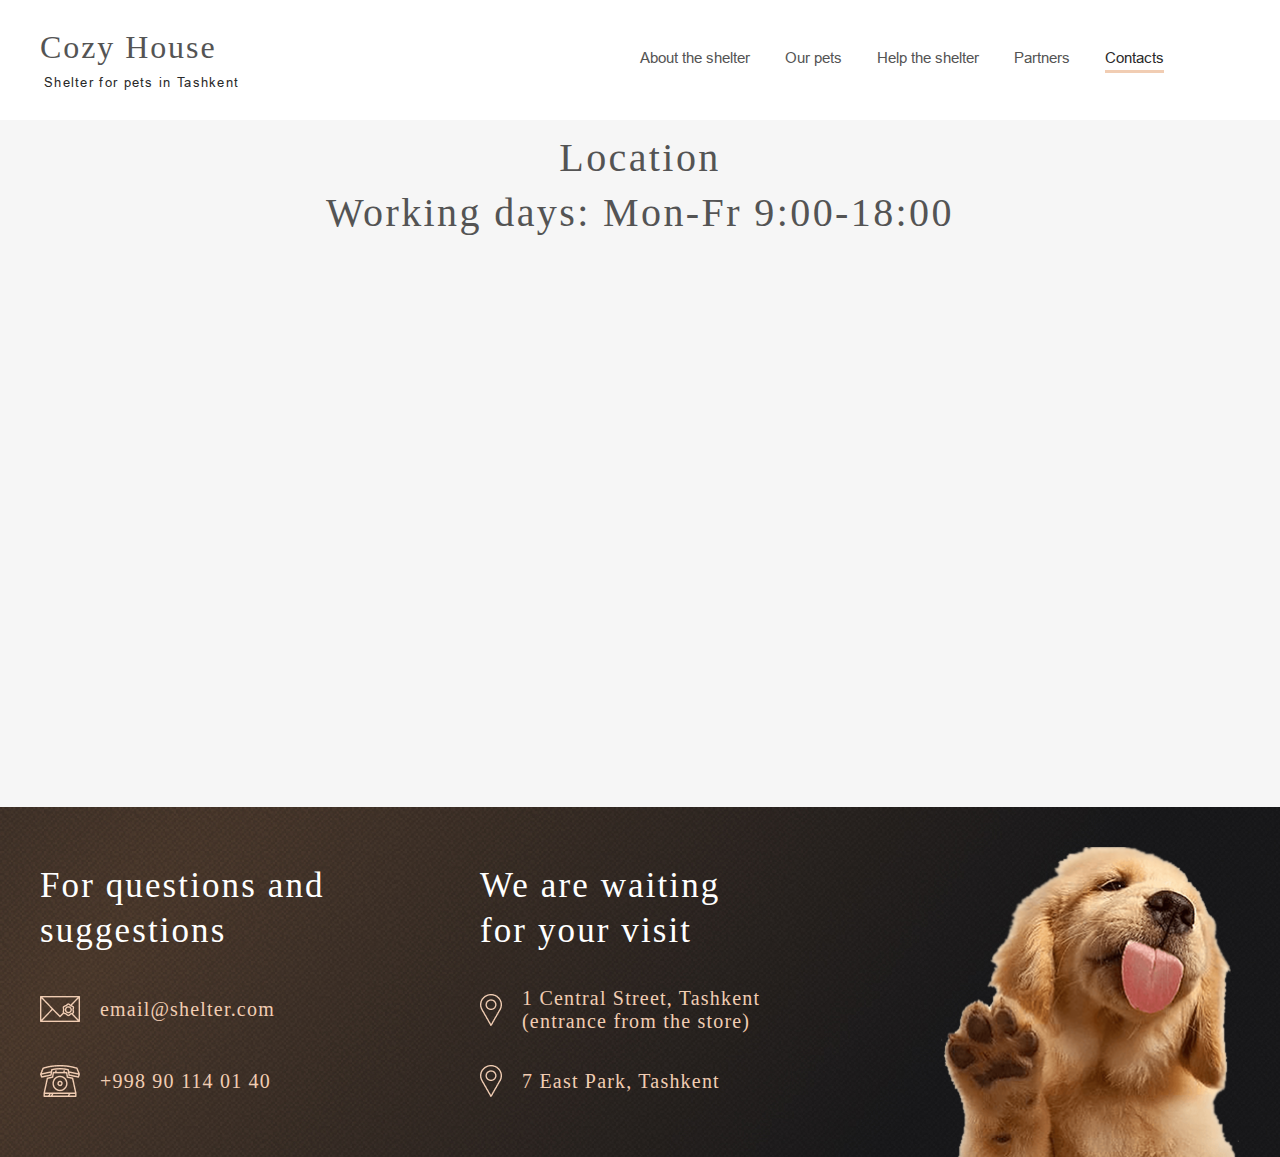
<file: shelter/pages/contacts/index.html>
<!DOCTYPE html>
<html lang="en">

<head>
  <meta charset="UTF-8">
  <meta http-equiv="X-UA-Compatible" content="IE=edge">
  <meta name="viewport" content="width=device-width, initial-scale=1.0">
  <title>Document</title>
  <link rel="stylesheet" href="../pets/normalise.css">
  <link rel="stylesheet" href="../pets/style.css">
  <link rel="stylesheet" href="styles.css">
</head>

<body>
  <div class="container">
    <!-- header -->
    <header>
      <div class="darken"></div>
      <div class="logo">
        <a href="../../pages/main/index.html">
          <h1 class="logo-name">Cozy House</h1>
          <p class="moto">Shelter for pets in Tashkent</p>
        </a>

      </div>
      <nav>
        <div class="logo">
          <a href="../../pages/main/index.html">
            <h2 class="logo-name">Cozy House</h2>
            <p class="moto">Shelter for pets in Tashkent</p>
          </a>

        </div>
        <!-- navigation -->
        <ul class="nav-list">
          <li class="nav-item"><a href="../../pages/main/index.html" class="nav-link">About the shelter</a>
          </li>
          <li class="nav-item"><a href="../../pages/pets/index.html" class="nav-link">Our
              pets</a></li>
          <li class="nav-item"><a href="../../pages/main/index.html#help" class="nav-link">Help the
              shelter</a></li>
          <li class="nav-item"><a href="../../pages/partners/index.html" class="nav-link">Partners</a></li>
          <li class="nav-item"><a href="../contacts/index.html" class="nav-link active">Contacts</a></li>
        </ul>
      </nav>
      <div class="burger">
        <span class="burger-line"></span>
        <span class="burger-line"></span>
        <span class="burger-line"></span>
      </div>
    </header>

    <!-- main -->
    <main>
      <h2 class="partners-heading">Location</h2>
      <h3 class="partners-heading">Working days: Mon-Fr 9:00-18:00</h3>
      <div class="map">
        <iframe
          src="https://www.google.com/maps/embed?pb=!1m18!1m12!1m3!1d2996.7377722569945!2d69.26330275104962!3d41.3145679083674!2m3!1f0!2f0!3f0!3m2!1i1024!2i768!4f13.1!3m3!1m2!1s0x38ae8b3d4801cfa7%3A0xa47963500c773c82!2zNiDQn9C70L7RidCw0LTRjCDQnNGD0YHRgtCw0LrQuNC70LvQuNC6LCDQotCw0YjQutC10L3RgiAxMDAwNzgsINCj0LfQsdC10LrQuNGB0YLQsNC9!5e0!3m2!1sru!2s!4v1667199322199!5m2!1sru!2s"
          width="600" height="450" style="border:0; margin:auto" allowfullscreen="" loading="lazy"
          referrerpolicy="no-referrer-when-downgrade"></iframe>
      </div>
    </main>
    <!-- footer -->
    <footer id="contact">
      <div class="wrapper">
        <div class="contacts" id="contacts">
          <h3 class="contacts-heading">For questions and suggestions</h3>
          <div class="contact">
            <a href="mailto:email@shelter.com"><img src="../../assets/icons/icon-email.png" alt="email"></a>
            <a href="mailto:email@shelter.com">
              <h4 class="contact-number">email@shelter.com</h4>
            </a>
          </div>
          <div class="contact">
            <a href="tel:+998917797751"><img src="../../assets/icons/phone.png" alt="phone"></a>
            <a href="tel:+998917797751">
              <h4 class="contact-number">+998 90 114 01 40</h4>
            </a>
          </div>
        </div>
        <div class="locations">
          <h3 class="location-heading">We are waiting for your visit</h3>
          <div class="location">
            <a href="https://goo.gl/maps/DWkmnHosdh2PDi7x6" target="_blank"><img
                src="../../assets/icons/icon-marker.png" alt="email"></a>
            <a href="https://goo.gl/maps/DWkmnHosdh2PDi7x6" target="_blank">
              <h4 class="location-number">1 Central Street, Tashkent (entrance from the store)</h4>
            </a>
          </div>
          <div class="location">
            <a href="https://goo.gl/maps/CUVvL8J5DDh1CRqM8" target="_blank"><img
                src="../../assets/icons/icon-marker.png" alt="location"></a>
            <a href="https://goo.gl/maps/DWkmnHosdh2PDi7x6" target="_blank">
              <h4 class="location-number">7 East Park, Tashkent</h4>
            </a>
          </div>
        </div>
      </div>

      <img class="footer-img" src="../../assets/images/footer-puppy.png" alt="puppy" width="300" height="310">
    </footer>
  </div>

  <script src="../pets/scripts.js"></script>
  <script src="../pets/ss.js"></script>
</body>

</html>
</file>
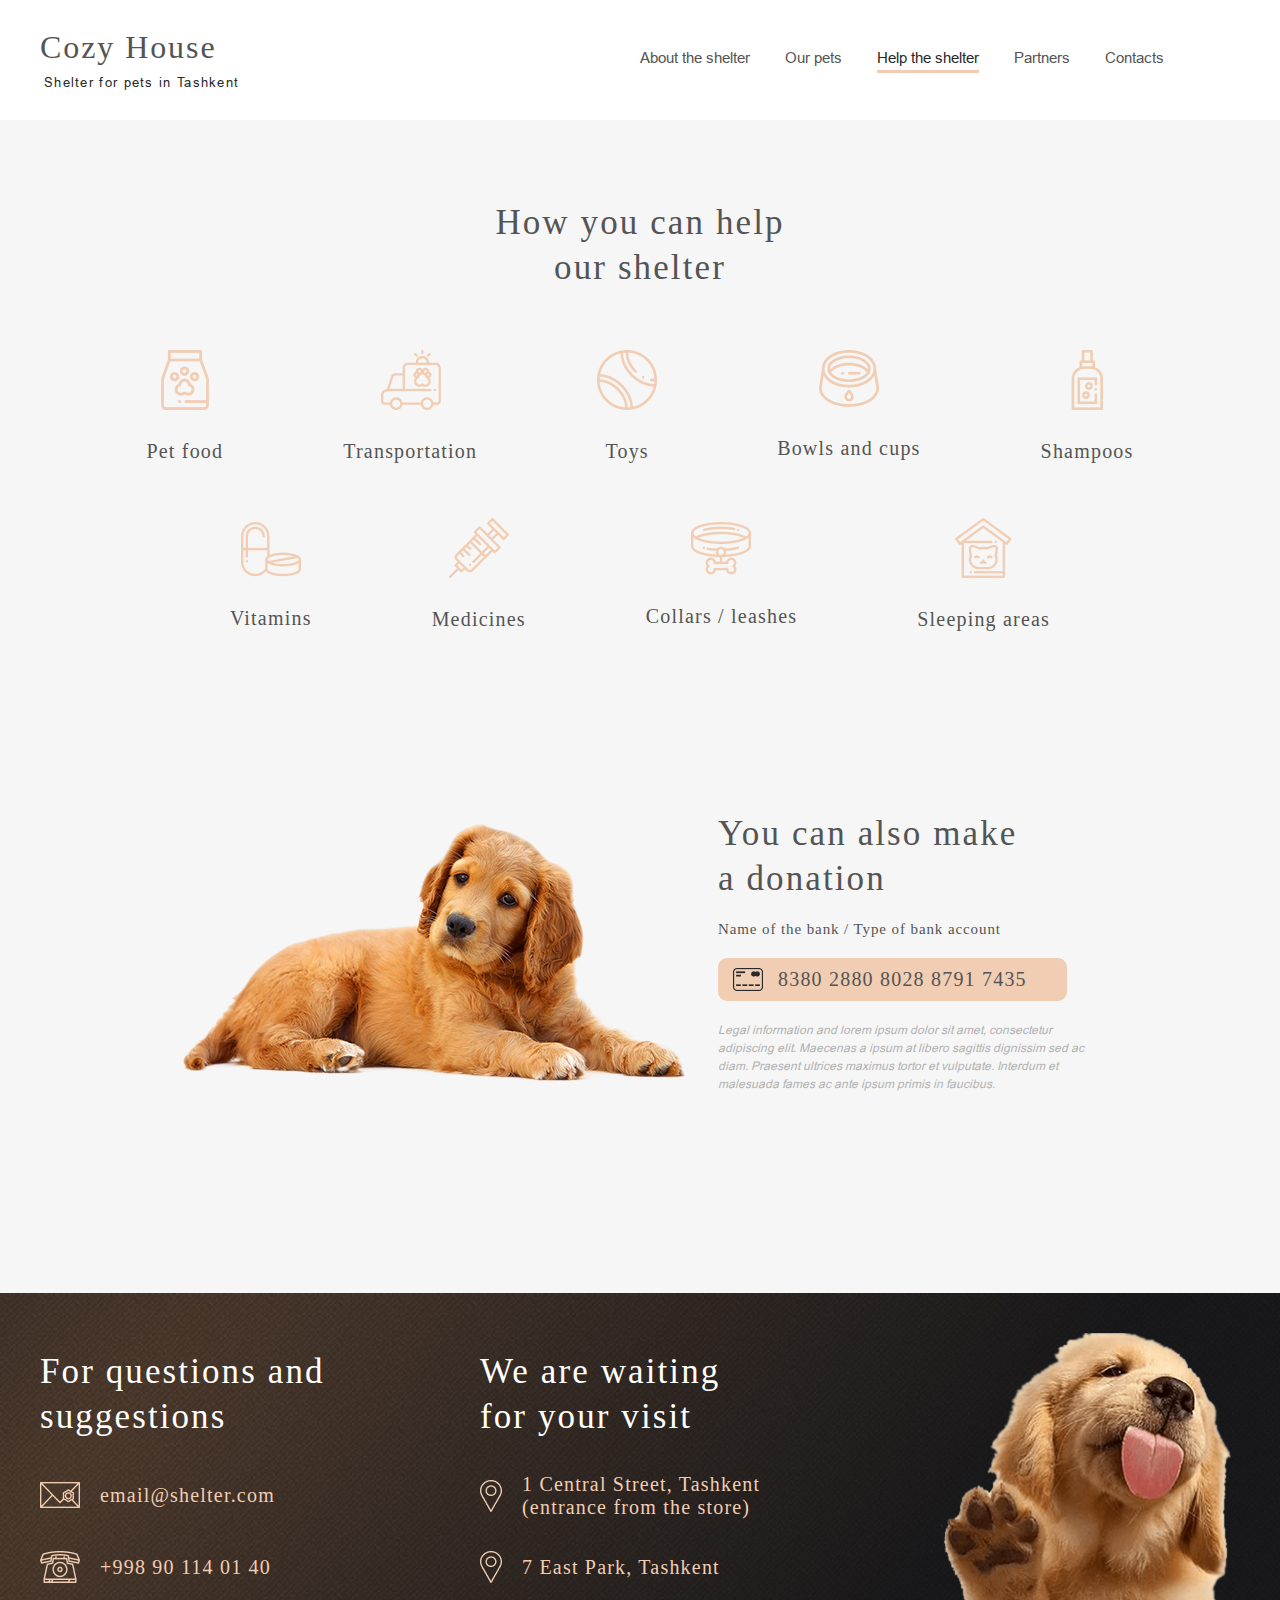
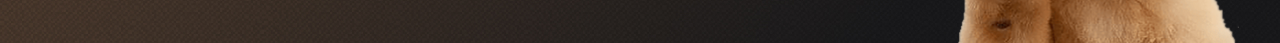
<file: shelter/pages/help/index.html>
<!DOCTYPE html>
<html lang="en">

<head>
  <meta charset="UTF-8">
  <meta http-equiv="X-UA-Compatible" content="IE=edge">
  <meta name="viewport" content="width=device-width, initial-scale=1.0">
  <title>Document</title>
  <link rel="stylesheet" href="../pets/normalise.css">
  <link rel="stylesheet" href="../pets/style.css">
  <link rel="stylesheet" href="styles.css">
</head>

<body>
  <div class="container">
    <!-- header -->
    <header>
      <div class="darken"></div>
      <div class="logo">
        <a href="../../pages/main/index.html">
          <h1 class="logo-name">Cozy House</h1>
          <p class="moto">Shelter for pets in Tashkent</p>
        </a>

      </div>
      <nav>
        <div class="logo">
          <a href="../../pages/main/index.html">
            <h2 class="logo-name">Cozy House</h2>
            <p class="moto">Shelter for pets in Tashkent</p>
          </a>

        </div>
        <!-- navigation -->
        <ul class="nav-list">
          <li class="nav-item"><a href="../../pages/main/index.html" class="nav-link">About the shelter</a>
          </li>
          <li class="nav-item"><a href="../../pages/pets/index.html" class="nav-link">Our
              pets</a></li>
          <li class="nav-item"><a href="../../pages/main/index.html#help" class="nav-link active">Help the
              shelter</a></li>
          <li class="nav-item"><a href="../partners/index.html" class="nav-link">Partners</a></li>

          <li class="nav-item"><a href="../contacts/index.html" class="nav-link">Contacts</a></li>
        </ul>
      </nav>
      <div class="burger">
        <span class="burger-line"></span>
        <span class="burger-line"></span>
        <span class="burger-line"></span>
      </div>
    </header>

    <!-- main -->
    <main>
      <!-- section help -->
      <section class="help" id="help">
        <h3 class="help-heading">How you can help our shelter</h3>
        <div class="help-contents">
          <div class="help-content">
            <img src="../../assets/icons/Vector.png" alt="">
            <h4 class="help-name">Pet food</h4>
          </div>
          <div class="help-content">
            <img src="../../assets/icons/transportation.png" alt="">
            <h4 class="help-name">Transportation</h4>
          </div>
          <div class="help-content">
            <img src="../../assets/icons/toys.png" alt="">
            <h4 class="help-name">Toys</h4>
          </div>
          <div class="help-content">
            <img src="../../assets/icons/bowls-and-cups.png" alt="">
            <h4 class="help-name">Bowls and cups</h4>
          </div>
          <div class="help-content">
            <img src="../../assets/icons/shampoos.png" alt="">
            <h4 class="help-name">Shampoos</h4>
          </div>
          <div class="help-content">
            <img src="../../assets/icons/vitamins.png" alt="" id="med-img">
            <h4 class="help-name">Vitamins</h4>
          </div>
          <div class="help-content">
            <img src="../../assets/icons/medicines.png" alt="">
            <h4 class="help-name">Medicines</h4>
          </div>
          <div class="help-content">
            <img src="../../assets/icons/Collars/collars-or-leashes.png" alt="" id="collars-img">
            <h4 class="help-name">Collars / leashes</h4>
          </div>
          <div class="help-content">
            <img src="../../assets/icons/sleeping-area.png" alt="">
            <h4 class="help-name">Sleeping areas</h4>
          </div>
        </div>
      </section>
      <!-- section donation -->
      <section class="donation">
        <img src="../../assets/images/donation-dog.png" alt="donation-dog" width="505" height="261"
          class="donation-dog">
        <div class="donation-content">
          <h3 class="donation-heading">You can also make a donation</h3>
          <h5 class="donation-subheading">Name of the bank / Type of bank account</h5>
          <div class="credit-card">
            <a href="#">
              <img src="../../assets/icons/credit-card.png" alt="credit-card" class="credit-card-img">
            </a>
            <a href="#">
              <h4 class="credit-card-number">8380 2880 8028 8791 7435</h4>
            </a>
          </div>
          <p class="donation-about">Legal information and lorem ipsum dolor sit amet, consectetur adipiscing
            elit. Maecenas a ipsum at libero sagittis dignissim sed ac diam. Praesent ultrices maximus
            tortor et vulputate. Interdum et malesuada fames ac ante ipsum primis in faucibus.</p>
        </div>
      </section>
    </main>
    <!-- footer -->
    <footer id="contact">
      <div class="wrapper">
        <div class="contacts" id="contacts">
          <h3 class="contacts-heading">For questions and suggestions</h3>
          <div class="contact">
            <a href="mailto:email@shelter.com"><img src="../../assets/icons/icon-email.png" alt="email"></a>
            <a href="mailto:email@shelter.com">
              <h4 class="contact-number">email@shelter.com</h4>
            </a>
          </div>
          <div class="contact">
            <a href="tel:+998917797751"><img src="../../assets/icons/phone.png" alt="phone"></a>
            <a href="tel:+998917797751">
              <h4 class="contact-number">+998 90 114 01 40</h4>
            </a>
          </div>
        </div>
        <div class="locations">
          <h3 class="location-heading">We are waiting for your visit</h3>
          <div class="location">
            <a href="https://goo.gl/maps/DWkmnHosdh2PDi7x6" target="_blank"><img
                src="../../assets/icons/icon-marker.png" alt="email"></a>
            <a href="https://goo.gl/maps/DWkmnHosdh2PDi7x6" target="_blank">
              <h4 class="location-number">1 Central Street, Tashkent (entrance from the store)</h4>
            </a>
          </div>
          <div class="location">
            <a href="https://goo.gl/maps/CUVvL8J5DDh1CRqM8" target="_blank"><img
                src="../../assets/icons/icon-marker.png" alt="location"></a>
            <a href="https://goo.gl/maps/DWkmnHosdh2PDi7x6" target="_blank">
              <h4 class="location-number">7 East Park, Tashkent</h4>
            </a>
          </div>
        </div>
      </div>

      <img class="footer-img" src="../../assets/images/footer-puppy.png" alt="puppy" width="300" height="310">
    </footer>
  </div>

  <script src="../pets/scripts.js"></script>
  <script src="../pets/ss.js"></script>
</body>

</html>
</file>
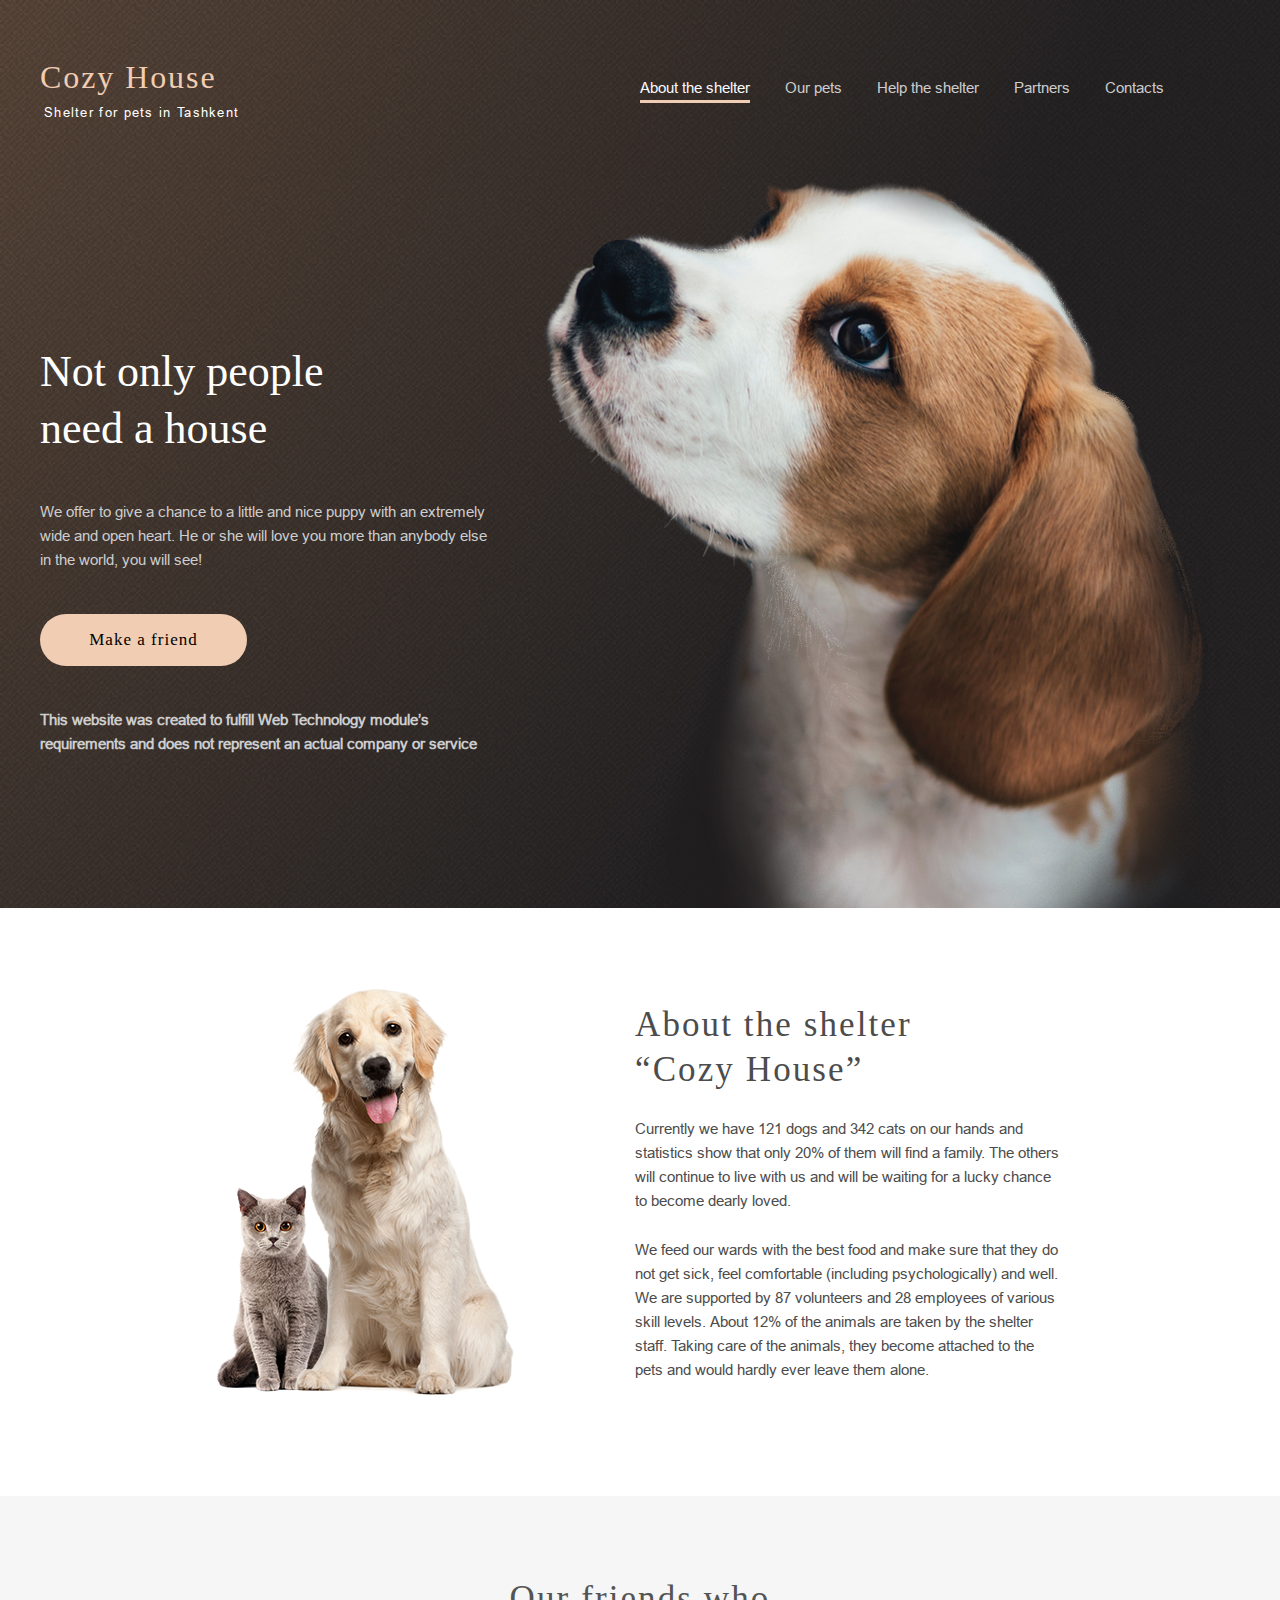
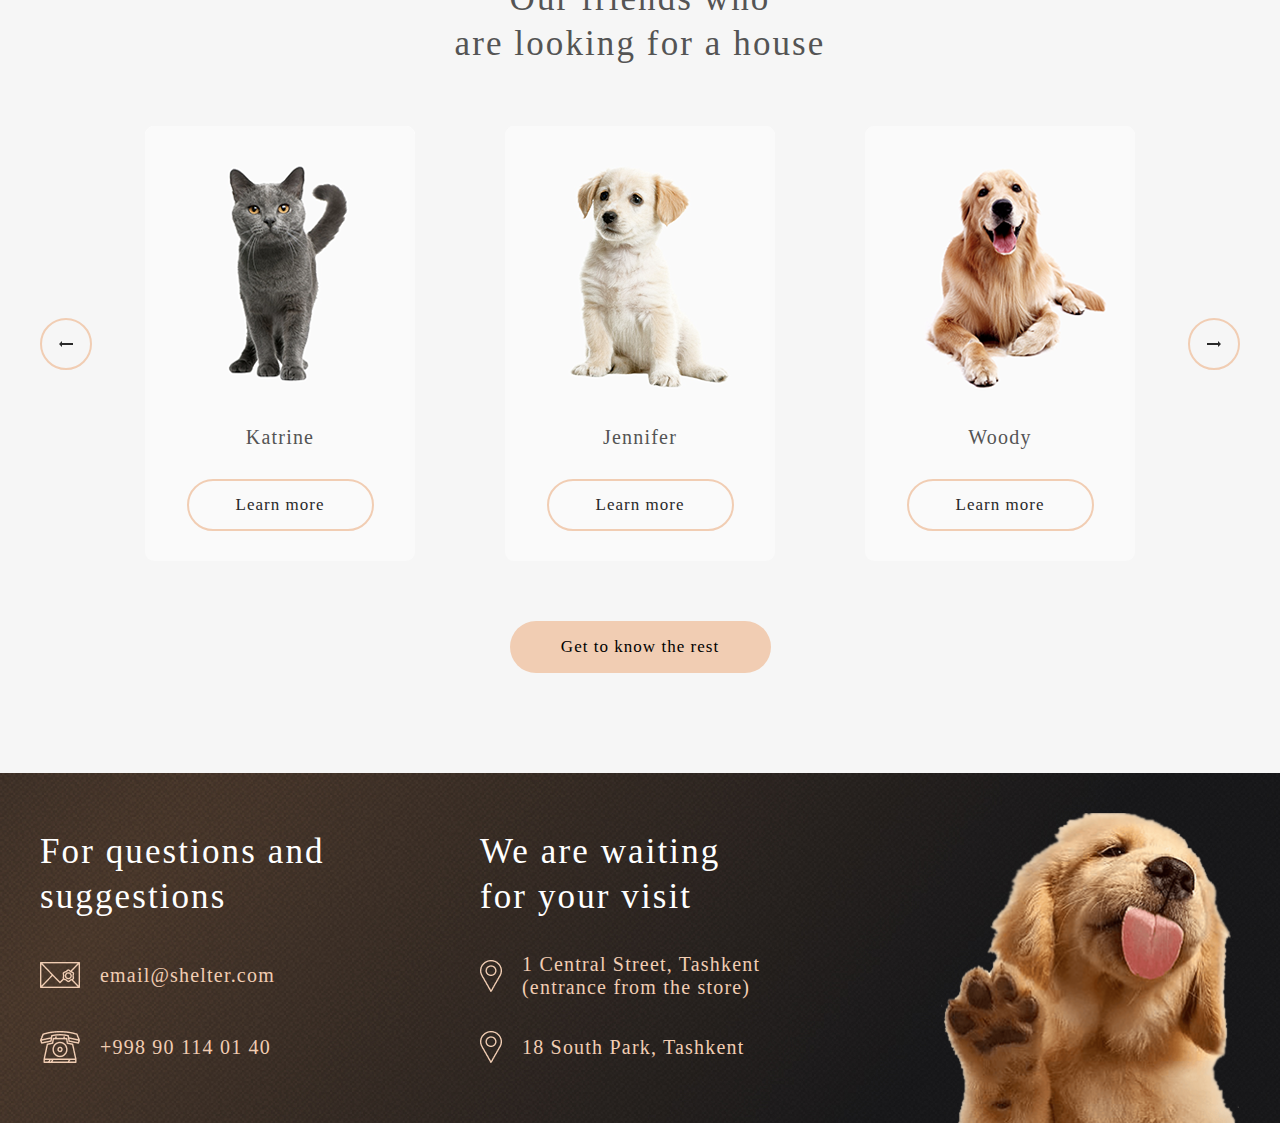
<file: shelter/pages/main/index.html>
<!DOCTYPE html>
<html lang="en">

<head>
    <meta charset="UTF-8">
    <meta http-equiv="X-UA-Compatible" content="IE=edge">
    <meta name="viewport" content="width=device-width, initial-scale=1.0">
    <title>Document</title>
    <link rel="stylesheet" href="normalise.css">
    <link rel="stylesheet" href="style.css">
    <link rel="stylesheet" href="carousel.css">
</head>

<body>

    <div class="container">
        <!-- header -->
        <header>

            <div class="darken"></div>
            <div class="logo">
                <h1 class="logo-name">Cozy House</h1>
                <p class="moto">Shelter for pets in Tashkent</p>
            </div>
            <nav>
                <div class="logo">
                    <h2 class="logo-name">Cozy House</h2>
                    <p class="moto">Shelter for pets in Tashkent</p>
                </div>
                <!-- navigation -->
                <ul class="nav-list">
                    <li class="nav-item"><a href="../../pages/main/index.html" class="nav-link">About
                            the shelter</a></li>
                    <li class="nav-item"><a href="../pets/index.html" class="nav-link">Our pets</a></li>
                    <li class="nav-item"><a href="../help/index.html" class="nav-link">Help the shelter</a></li>
                    <li class="nav-item"><a href="../partners/index.html" class="nav-link">Partners</a></li>
                    <li class="nav-item"><a href="../contacts/index.html" class="nav-link">Contacts</a></li>
                </ul>
            </nav>
            <div class="burger">
                <span class="burger-line"></span>
                <span class="burger-line"></span>
                <span class="burger-line"></span>
            </div>
        </header>
        <!-- main -->
        <main>
            <!-- not only section -->
            <section class="not-only">
                <div class="not-only-desc">
                    <h2 class="not-only-heading">Not only people need a house</h2>


                    <p class="not-only-subh">We offer to give a chance to a little and nice puppy with an extremely wide
                        and
                        open heart. He or she will love you more
                        than anybody else in the world, you will see!</p>
                    <button class="not-only-button">Make a friend</button>
                    <h2 class="not-only-subh">This website was created to fulfill Web Technology
                        module’s requirements and does not represent an actual company or service</h2>

                </div>
                <img src="../../assets/images/start-screen-puppy.png" alt="dog" class="not-only-dog">
            </section>
            <!-- section about -->
            <section class="about">
                <img src="../../assets/images/about-pets.png" alt="" class="about-img">
                <div class="about-info">
                    <h3 class="about-heading">About the shelter “Cozy House”</h3>
                    <p class="about-p1">Currently we have 121 dogs and 342 cats on our hands and statistics show that
                        only 20% of them will find a family. The
                        others will continue to live with us and will be waiting for a lucky chance to become dearly
                        loved.</p>
                    <p class="about-p2">We feed our wards with the best food and make sure that they do not get sick,
                        feel comfortable (including
                        psychologically) and well. We are supported by 87 volunteers and 28 employees of various skill
                        levels. About 12% of the
                        animals are taken by the shelter staff. Taking care of the animals, they become attached to the
                        pets and would hardly
                        ever leave them alone.</p>
                </div>
            </section>
            <!-- section pets -->
            <section class="pets" id="our-pets">

                <h3 class="pets-heading"> Our friends who<br>
                    are looking for a house</h3>
                <div class="slider">
                    <div class="previos">
                        <div class="previous-icon"></div>
                    </div>
                    <div class="carousel-wrapper">
                        <div class="carousel">
                            <!-- left -->
                            <div class="pets-cont items-around" id="item-left">
                                <div class="pet" data-name="Timmy">
                                    <img src="../../assets/images/pets-timmy.png" alt="pet" class="pet-img">
                                    <p class="pet-name">Timmy</p>
                                    <button class="learn-more">Learn more</button>
                                </div>
                                <div class="pet" data-name="Scarlett">
                                    <img src="../../assets/images/pets-scarlet.png" alt="" class="pet-img">
                                    <p class="pet-name">Scarlett</p>
                                    <button class="learn-more">Learn more</button>
                                </div>
                                <div class="pet" data-name="Sophia">
                                    <img src="../../assets/images/pets-sophia.png" alt="" class="pet-img">
                                    <p class="pet-name">Sophia</p>
                                    <button class="learn-more">Learn more</button>
                                </div>
                            </div>
                            <!-- middle -->
                            <div class="pets-cont" id="item-active">
                                <div class="pet" data-name="Katrine">
                                    <img src="../../assets/images/pets-katrine.png" alt="pet" class="pet-img">
                                    <p class="pet-name">Katrine</p>
                                    <button class="learn-more">Learn more</button>
                                </div>
                                <div class="pet" data-name="Jennifer">
                                    <img src="../../assets/images/pets-jennifer.png" alt="" class="pet-img">
                                    <p class="pet-name">Jennifer</p>
                                    <button class="learn-more">Learn more</button>
                                </div>
                                <div class="pet" data-name="Woody">
                                    <img src="../../assets/images/pets-woody.png" alt="" class="pet-img">
                                    <p class="pet-name">Woody</p>
                                    <button class="learn-more">Learn more</button>
                                </div>
                            </div>
                            <!-- right -->
                            <div class="pets-cont items-around" id="item-right">
                                <div class="pet" data-name="Timmy">
                                    <img src="../../assets/images/pets-timmy.png" alt="pet" class="pet-img">
                                    <p class="pet-name">Timmy</p>
                                    <button class="learn-more">Learn more</button>
                                </div>
                                <div class="pet" data-name="Scarlett">
                                    <img src="../../assets/images/pets-scarlet.png" alt="" class="pet-img">
                                    <p class="pet-name">Scarlett</p>
                                    <button class="learn-more">Learn more</button>
                                </div>
                                <div class="pet" data-name="Sophia">
                                    <img src="../../assets/images/pets-sophia.png" alt="" class="pet-img">
                                    <p class="pet-name">Sophia</p>
                                    <button class="learn-more">Learn more</button>
                                </div>
                            </div>
                        </div>
                    </div>

                    <div class="next">
                        <div class="next-icon"></div>
                    </div>
                    <div class="modal">
                        <img src="../../assets/images/pets-jennifer.png" alt="pet" class="modal-img">
                        <div class="modal-content">
                            <h3 class="modal-pet-name" data-modal="name">Jennifer</h3>
                            <h4 class="breed"><span data-modal="type">Dog </span>- <span
                                    data-modal="breed">Labrador</span></h4>
                            <p class="about-dog" data-modal="description">Jennifer is a sweet 2 months old Labrador that
                                is patiently waiting to
                                find a new forever home. This girl really enjoys
                                being able to go outside to run and play, but won't hesitate to play up a storm in the
                                house if she has all of her
                                favorite toys.</p>
                            <ul class="dog-info-list">
                                <li class="dog-info">Age: <span data-modal="age">2 months</span></li>
                                <li class="dog-info">Inoculations: <span data-modal="inoculations">none</span></li>
                                <li class="dog-info">Diseases: <span data-modal="diseases">none</span> </li>
                                <li class="dog-info">Parasites: <span data-modal="parasites">none</span></li>
                            </ul>
                        </div>
                        <div class="close">
                            <div class="close-icon"></div>
                        </div>
                    </div>
                    <div class="overlay"></div>


                </div>
                <button class="rest">Get to know the
                    rest</button>
            </section>
        </main>
        <!-- footer -->
        <footer>
            <div class="wrapper">
                <div class="contacts" id="contacts">
                    <h3 class="contacts-heading">For questions and suggestions</h3>
                    <div class="contact">
                        <a href="mailto:email@shelter.com"><img src="../../assets/icons/icon-email.png" alt="email"></a>
                        <a href="mailto:email@shelter.com">
                            <h4 class="contact-number">email@shelter.com</h4>
                        </a>
                    </div>
                    <div class="contact">
                        <a href="tel:+998917797751"><img src="../../assets/icons/phone.png" alt="phone"></a>
                        <a href="tel:+998917797751">
                            <h4 class="contact-number">+998 90 114 01 40</h4>
                        </a>
                    </div>
                </div>
                <div class="locations">
                    <h3 class="location-heading">We are waiting for your visit</h3>
                    <div class="location">
                        <a href="https://goo.gl/maps/DWkmnHosdh2PDi7x6" target="_blank"><img
                                src="../../assets/icons/icon-marker.png" alt="email"></a>
                        <a href="https://goo.gl/maps/DWkmnHosdh2PDi7x6" target="_blank">
                            <h4 class="location-number">1 Central Street, Tashkent (entrance from the store)</h4>
                        </a>
                    </div>
                    <div class="location">
                        <a href="https://goo.gl/maps/CUVvL8J5DDh1CRqM8" target="_blank"><img
                                src="../../assets/icons/icon-marker.png" alt="location"></a>
                        <a href="https://goo.gl/maps/DWkmnHosdh2PDi7x6" target="_blank">
                            <h4 class="location-number">18 South Park, Tashkent</h4>
                        </a>
                    </div>
                </div>
            </div>

            <img class="footer-img" src="../../assets/images/footer-puppy.png" alt="puppy" width="300" height="310">
        </footer>
    </div>
    <script src="script.js"></script>

</body>

</html>
</file>
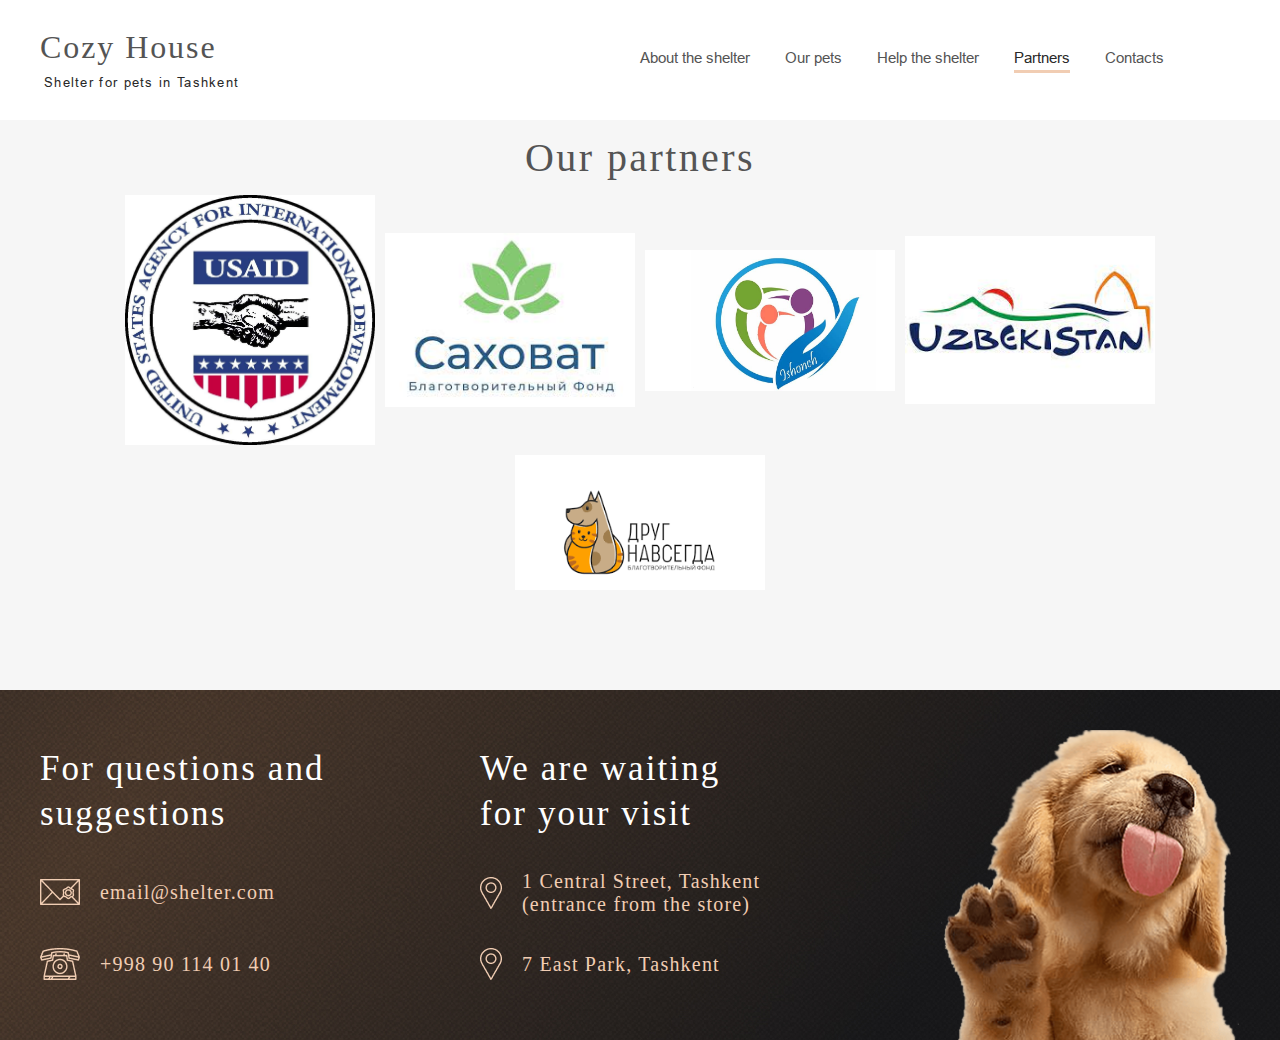
<file: shelter/pages/partners/index.html>
<!DOCTYPE html>
<html lang="en">

<head>
  <meta charset="UTF-8">
  <meta http-equiv="X-UA-Compatible" content="IE=edge">
  <meta name="viewport" content="width=device-width, initial-scale=1.0">
  <title>Document</title>
  <link rel="stylesheet" href="../pets/normalise.css">
  <link rel="stylesheet" href="../pets/style.css">
  <link rel="stylesheet" href="styles.css">
</head>

<body>
  <div class="container">
    <!-- header -->
    <header>
      <div class="darken"></div>
      <div class="logo">
        <a href="../../pages/main/index.html">
          <h1 class="logo-name">Cozy House</h1>
          <p class="moto">Shelter for pets in Tashkent</p>
        </a>

      </div>
      <nav>
        <div class="logo">
          <a href="../../pages/main/index.html">
            <h2 class="logo-name">Cozy House</h2>
            <p class="moto">Shelter for pets in Tashkent</p>
          </a>

        </div>
        <!-- navigation -->
        <ul class="nav-list">
          <li class="nav-item"><a href="../../pages/main/index.html" class="nav-link">About the shelter</a>
          </li>
          <li class="nav-item"><a href="../../pages/pets/index.html" class="nav-link">Our
              pets</a></li>
          <li class="nav-item"><a href="../../pages/help/index.html" class="nav-link">Help the
              shelter</a></li>
          <li class="nav-item"><a href="../../pages/partners/index.html" class="nav-link active">Partners</a></li>
          <li class="nav-item"><a href="../contacts/index.html" class="nav-link">Contacts</a></li>
        </ul>
      </nav>
      <div class="burger">
        <span class="burger-line"></span>
        <span class="burger-line"></span>
        <span class="burger-line"></span>
      </div>
    </header>

    <!-- main -->
    <main>
      <h2 class="partners-heading">Our partners</h2>
      <div class="partners">
        <img src="../../assets/images/partner1.jpg" width="250" alt="parnter1">
        <img src="../../assets/images/partner2.jpg" width="250" alt="parnter2">
        <img src="../../assets/images/partner3.jpg" width="250" alt="parnter3">
        <img src="../../assets/images/partner4.jpg" width="250" alt="parnter4">
        <img src="../../assets/images/partner5.png" width="250" alt="parnter5">

      </div>
    </main>
    <!-- footer -->
    <footer id="contact">
      <div class="wrapper">
        <div class="contacts" id="contacts">
          <h3 class="contacts-heading">For questions and suggestions</h3>
          <div class="contact">
            <a href="mailto:email@shelter.com"><img src="../../assets/icons/icon-email.png" alt="email"></a>
            <a href="mailto:email@shelter.com">
              <h4 class="contact-number">email@shelter.com</h4>
            </a>
          </div>
          <div class="contact">
            <a href="tel:+998917797751"><img src="../../assets/icons/phone.png" alt="phone"></a>
            <a href="tel:+998917797751">
              <h4 class="contact-number">+998 90 114 01 40</h4>
            </a>
          </div>
        </div>
        <div class="locations">
          <h3 class="location-heading">We are waiting for your visit</h3>
          <div class="location">
            <a href="https://goo.gl/maps/DWkmnHosdh2PDi7x6" target="_blank"><img
                src="../../assets/icons/icon-marker.png" alt="email"></a>
            <a href="https://goo.gl/maps/DWkmnHosdh2PDi7x6" target="_blank">
              <h4 class="location-number">1 Central Street, Tashkent (entrance from the store)</h4>
            </a>
          </div>
          <div class="location">
            <a href="https://goo.gl/maps/CUVvL8J5DDh1CRqM8" target="_blank"><img
                src="../../assets/icons/icon-marker.png" alt="location"></a>
            <a href="https://goo.gl/maps/DWkmnHosdh2PDi7x6" target="_blank">
              <h4 class="location-number">7 East Park, Tashkent</h4>
            </a>
          </div>
        </div>
      </div>

      <img class="footer-img" src="../../assets/images/footer-puppy.png" alt="puppy" width="300" height="310">
    </footer>
  </div>

  <script src="../pets/scripts.js"></script>
  <script src="../pets/ss.js"></script>
</body>

</html>
</file>
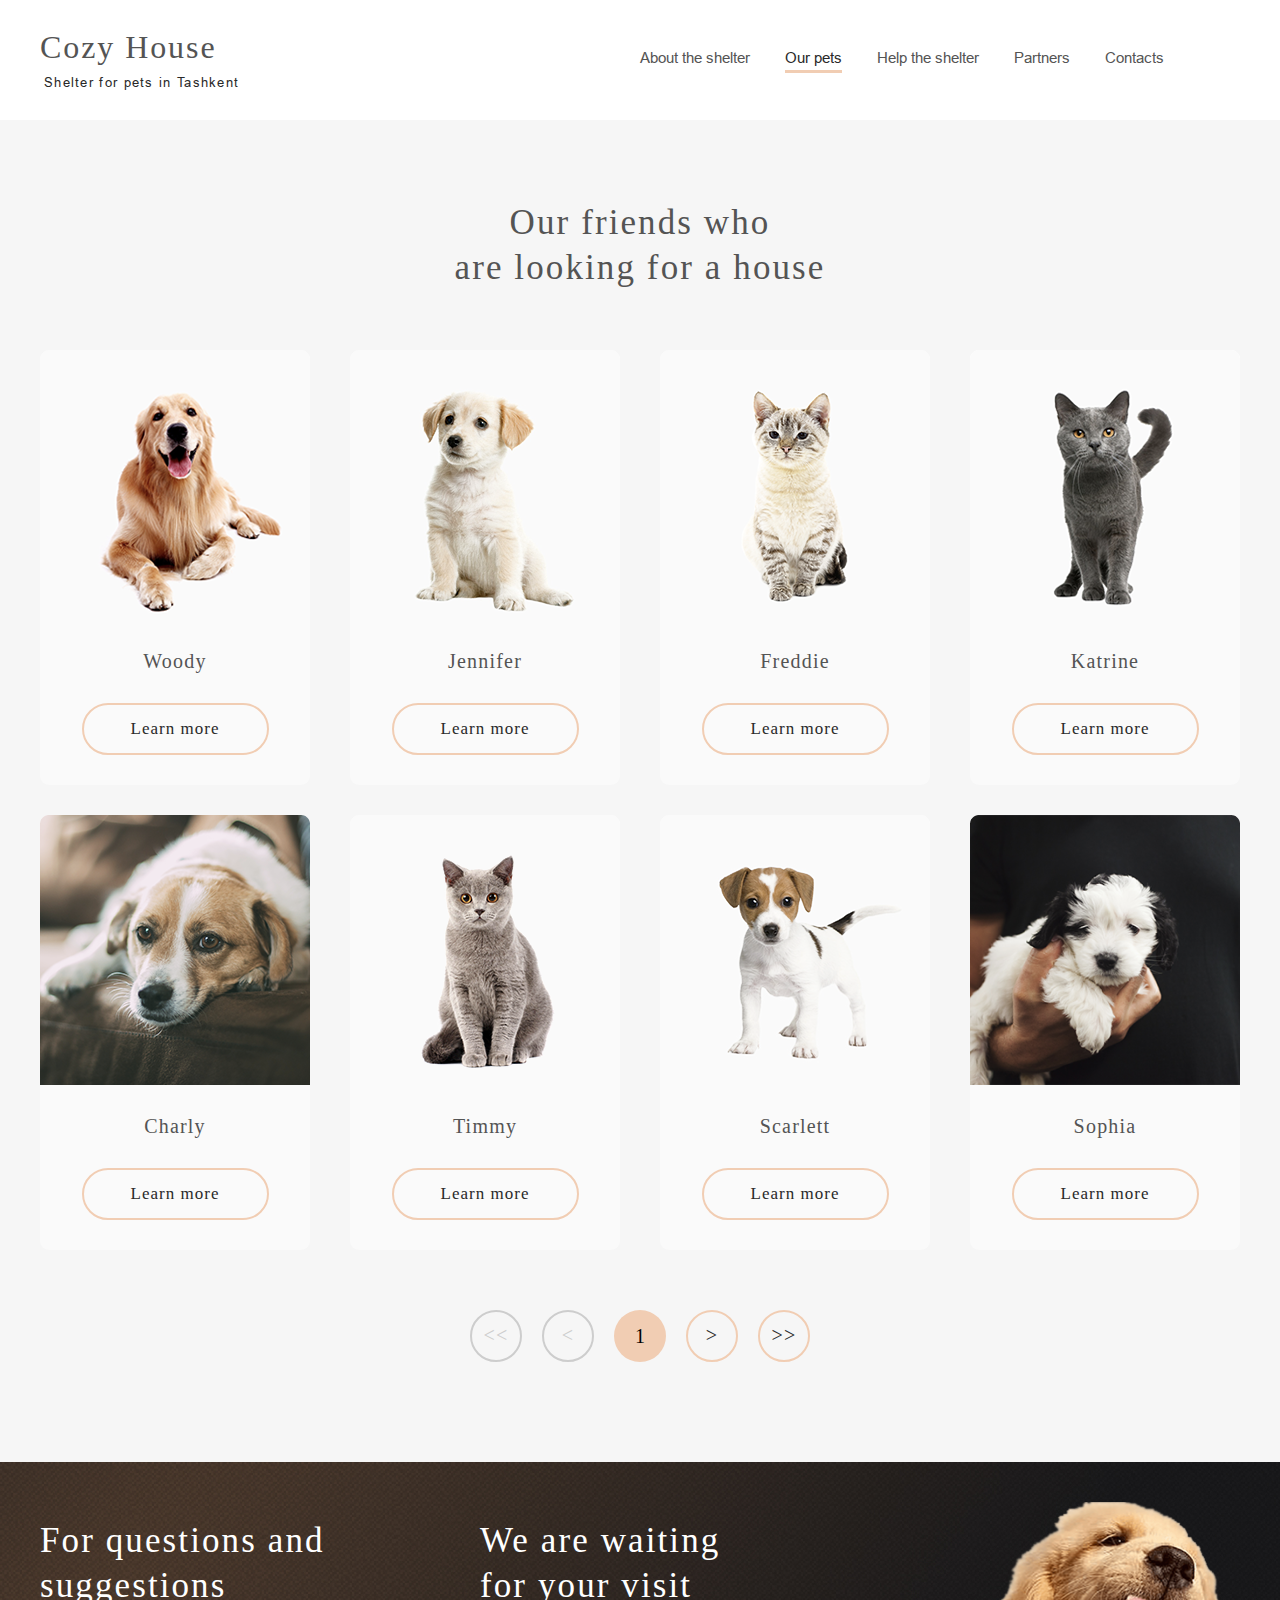
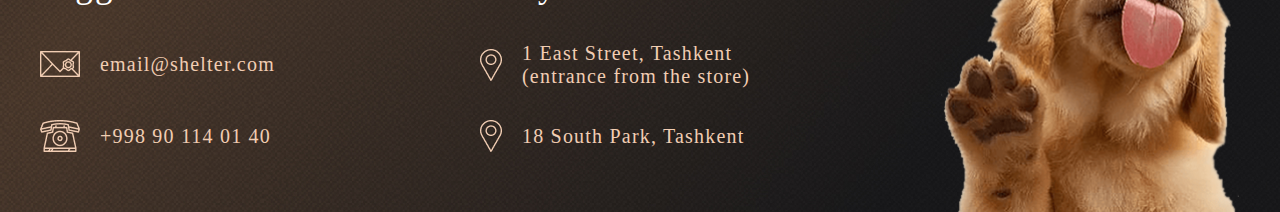
<file: shelter/pages/pets/index.html>
<!DOCTYPE html>
<html lang="en">

<head>
    <meta charset="UTF-8">
    <meta http-equiv="X-UA-Compatible" content="IE=edge">
    <meta name="viewport" content="width=device-width, initial-scale=1.0">
    <title>Document</title>
    <link rel="stylesheet" href="normalise.css">
    <link rel="stylesheet" href="style.css">
    <link rel="stylesheet" href="carousel.css">
</head>

<body>
    <div class="container">
        <!-- header -->
        <header>
            <div class="darken"></div>
            <div class="logo">
                <a href="../../pages/main/index.html">
                    <h1 class="logo-name">Cozy House</h1>
                    <p class="moto">Shelter for pets in Tashkent</p>
                </a>

            </div>
            <nav>
                <div class="logo">
                    <a href="../../pages/main/index.html">
                        <h2 class="logo-name">Cozy House</h2>
                        <p class="moto">Shelter for pets in Tashkent</p>
                    </a>

                </div>
                <!-- navigation -->
                <ul class="nav-list">
                    <li class="nav-item"><a href="../../pages/main/index.html" class="nav-link">About the shelter</a>
                    </li>
                    <li class="nav-item"><a href="../../pages/pets/index.html" class="nav-link active">Our
                            pets</a></li>
                    <li class="nav-item"><a href="../../pages/help/index.html#help" class="nav-link">Help the
                            shelter</a></li>
                    <li class="nav-item"><a href="../partners/index.html" class="nav-link">Partners</a></li>

                    <li class="nav-item"><a href="../contacts/index.html" class="nav-link">Contacts</a></li>
                </ul>
            </nav>
            <div class="burger">
                <span class="burger-line"></span>
                <span class="burger-line"></span>
                <span class="burger-line"></span>
            </div>
        </header>
        <main>
            <h3 class="pets-heading">Our friends who<br>
                are looking for a house</h3>
            <div class="carousel-wrapper">
                <div class="carousel">
                </div>
            </div>


            <div class="navigation">
                <div class="first-page disabled">
                    <p class="p2">&lt;&lt;</p>
                </div>
                <div class="previous disabled">
                    <p class="p1 disabled">&lt;</p>
                </div>
                <div class="page">1</div>
                <div class="next active">
                    <p class="p1">&gt;</p>
                </div>
                <div class="last-page active">
                    <p class="p2">&gt;&gt;</p>
                </div>
            </div>
            <div class="modal">
                <img src="../../assets/images/pets-jennifer.png" alt="pet" class="modal-img">
                <div class="modal-content">
                    <h3 class="modal-pet-name" data-modal="name">Jennifer</h3>
                    <h4 class="breed"><span data-modal="type">Dog </span>- <span data-modal="breed">Labrador</span></h4>
                    <p class="about-dog" data-modal="description">Jennifer is a sweet 2 months old Labrador that
                        is patiently waiting to
                        find a new forever home. This girl really enjoys
                        being able to go outside to run and play, but won't hesitate to play up a storm in the
                        house if she has all of her
                        favorite toys.</p>
                    <ul class="dog-info-list">
                        <li class="dog-info">Age: <span data-modal="age">2 months</span></li>
                        <li class="dog-info">Inoculations: <span data-modal="inoculations">none</span></li>
                        <li class="dog-info">Diseases: <span data-modal="diseases">none</span> </li>
                        <li class="dog-info">Parasites: <span data-modal="parasites">none</span></li>
                    </ul>
                </div>
                <div class="close">
                    <div class="close-icon"></div>
                </div>
            </div>
            <div class="overlay"></div>
        </main>
        <!-- footer -->
        <footer id="contact">
            <div class="wrapper">
                <div class="contacts" id="contacts">
                    <h3 class="contacts-heading">For questions and suggestions</h3>
                    <div class="contact">
                        <a href="mailto:email@shelter.com"><img src="../../assets/icons/icon-email.png" alt="email"></a>
                        <a href="mailto:email@shelter.com">
                            <h4 class="contact-number">email@shelter.com</h4>
                        </a>
                    </div>
                    <div class="contact">
                        <a href="tel:+998917797751"><img src="../../assets/icons/phone.png" alt="phone"></a>
                        <a href="tel:+998917797751">
                            <h4 class="contact-number">+998 90 114 01 40</h4>
                        </a>
                    </div>
                </div>
                <div class="locations">
                    <h3 class="location-heading">We are waiting for your visit</h3>
                    <div class="location">
                        <a href="https://goo.gl/maps/DWkmnHosdh2PDi7x6" target="_blank"><img
                                src="../../assets/icons/icon-marker.png" alt="email"></a>
                        <a href="https://goo.gl/maps/DWkmnHosdh2PDi7x6" target="_blank">
                            <h4 class="location-number">1 East Street, Tashkent (entrance from the store)</h4>
                        </a>
                    </div>
                    <div class="location">
                        <a href="https://goo.gl/maps/CUVvL8J5DDh1CRqM8" target="_blank"><img
                                src="../../assets/icons/icon-marker.png" alt="location"></a>
                        <a href="https://goo.gl/maps/DWkmnHosdh2PDi7x6" target="_blank">
                            <h4 class="location-number">18 South Park, Tashkent</h4>
                        </a>
                    </div>
                </div>
            </div>

            <img class="footer-img" src="../../assets/images/footer-puppy.png" alt="puppy" width="300" height="310">
        </footer>
    </div>

    <script src="scripts.js"></script>
</body>

</html>
</file>
<file: shelter/pages/pets/normalise.css>
/* Document
   ========================================================================== */

/**
 * 1. Correct the line height in all browsers.
 * 2. Prevent adjustments of font size after orientation changes in iOS.
 */
:root {
--cursor-pointer: url(../../assets/icons/cursor-pointer.svg), auto;
}
html {
  line-height: 1.15; /* 1 */
  -webkit-text-size-adjust: 100%; /* 2 */
  scroll-behavior: smooth;
}

/* Sections
   ========================================================================== */

/**
 * Remove the margin in all browsers.
 */

body {
  margin: 0;
}

/**
 * Render the `main` element consistently in IE.
 */

main {
  display: block;
}

/**
 * Correct the font size and margin on `h1` elements within `section` and
 * `article` contexts in Chrome, Firefox, and Safari.
 */

h1 {
  font-size: 2em;
  margin: 0.67em 0;
}

/* Grouping content
   ========================================================================== */

/**
 * 1. Add the correct box sizing in Firefox.
 * 2. Show the overflow in Edge and IE.
 */

hr {
  box-sizing: content-box; /* 1 */
  height: 0; /* 1 */
  overflow: visible; /* 2 */
}

/**
 * 1. Correct the inheritance and scaling of font size in all browsers.
 * 2. Correct the odd `em` font sizing in all browsers.
 */

pre {
  font-family: monospace, monospace; /* 1 */
  font-size: 1em; /* 2 */
}

/* Text-level semantics
   ========================================================================== */

/**
 * Remove the gray background on active links in IE 10.
 */

a {
  background-color: transparent;
}

/**
 * 1. Remove the bottom border in Chrome 57-
 * 2. Add the correct text decoration in Chrome, Edge, IE, Opera, and Safari.
 */

abbr[title] {
  border-bottom: none; /* 1 */
  text-decoration: underline; /* 2 */
  text-decoration: underline dotted; /* 2 */
}
button,a{
   cursor: var(--cursor-pointer);
}

/**
 * Add the correct font weight in Chrome, Edge, and Safari.
 */

b,
strong {
  font-weight: bolder;
}

/**
 * 1. Correct the inheritance and scaling of font size in all browsers.
 * 2. Correct the odd `em` font sizing in all browsers.
 */

code,
kbd,
samp {
  font-family: monospace, monospace; /* 1 */
  font-size: 1em; /* 2 */
}

/**
 * Add the correct font size in all browsers.
 */

small {
  font-size: 80%;
}

/**
 * Prevent `sub` and `sup` elements from affecting the line height in
 * all browsers.
 */

sub,
sup {
  font-size: 75%;
  line-height: 0;
  position: relative;
  vertical-align: baseline;
}

sub {
  bottom: -0.25em;
}

sup {
  top: -0.5em;
}

/* Embedded content
   ========================================================================== */

/**
 * Remove the border on images inside links in IE 10.
 */

img {
  border-style: none;
}

/* Forms
   ========================================================================== */

/**
 * 1. Change the font styles in all browsers.
 * 2. Remove the margin in Firefox and Safari.
 */

button,
input,
optgroup,
select,
textarea {
  font-family: inherit; /* 1 */
  font-size: 100%; /* 1 */
  line-height: 1.15; /* 1 */
  margin: 0; /* 2 */
}

/**
 * Show the overflow in IE.
 * 1. Show the overflow in Edge.
 */

button,
input { /* 1 */
  overflow: visible;
}

/**
 * Remove the inheritance of text transform in Edge, Firefox, and IE.
 * 1. Remove the inheritance of text transform in Firefox.
 */

button,
select { /* 1 */
  text-transform: none;
}

/**
 * Correct the inability to style clickable types in iOS and Safari.
 */

button,
[type="button"],
[type="reset"],
[type="submit"] {
  -webkit-appearance: button;
}

/**
 * Remove the inner border and padding in Firefox.
 */

button::-moz-focus-inner,
[type="button"]::-moz-focus-inner,
[type="reset"]::-moz-focus-inner,
[type="submit"]::-moz-focus-inner {
  border-style: none;
  padding: 0;
}

/**
 * Restore the focus styles unset by the previous rule.
 */

button:-moz-focusring,
[type="button"]:-moz-focusring,
[type="reset"]:-moz-focusring,
[type="submit"]:-moz-focusring {
  outline: 1px dotted ButtonText;
}

/**
 * Correct the padding in Firefox.
 */

fieldset {
  padding: 0.35em 0.75em 0.625em;
}

/**
 * 1. Correct the text wrapping in Edge and IE.
 * 2. Correct the color inheritance from `fieldset` elements in IE.
 * 3. Remove the padding so developers are not caught out when they zero out
 *    `fieldset` elements in all browsers.
 */

legend {
  box-sizing: border-box; /* 1 */
  color: inherit; /* 2 */
  display: table; /* 1 */
  max-width: 100%; /* 1 */
  padding: 0; /* 3 */
  white-space: normal; /* 1 */
}

/**
 * Add the correct vertical alignment in Chrome, Firefox, and Opera.
 */

progress {
  vertical-align: baseline;
}

/**
 * Remove the default vertical scrollbar in IE 10+.
 */

textarea {
  overflow: auto;
}

/**
 * 1. Add the correct box sizing in IE 10.
 * 2. Remove the padding in IE 10.
 */

[type="checkbox"],
[type="radio"] {
  box-sizing: border-box; /* 1 */
  padding: 0; /* 2 */
}

/**
 * Correct the cursor style of increment and decrement buttons in Chrome.
 */

[type="number"]::-webkit-inner-spin-button,
[type="number"]::-webkit-outer-spin-button {
  height: auto;
}

/**
 * 1. Correct the odd appearance in Chrome and Safari.
 * 2. Correct the outline style in Safari.
 */

[type="search"] {
  -webkit-appearance: textfield; /* 1 */
  outline-offset: -2px; /* 2 */
}

/**
 * Remove the inner padding in Chrome and Safari on macOS.
 */

[type="search"]::-webkit-search-decoration {
  -webkit-appearance: none;
}

/**
 * 1. Correct the inability to style clickable types in iOS and Safari.
 * 2. Change font properties to `inherit` in Safari.
 */

::-webkit-file-upload-button {
  -webkit-appearance: button; /* 1 */
  font: inherit; /* 2 */
}

/* Interactive
   ========================================================================== */

/*
 * Add the correct display in Edge, IE 10+, and Firefox.
 */

details {
  display: block;
}

/*
 * Add the correct display in all browsers.
 */

summary {
  display: list-item;
}

/* Misc
   ========================================================================== */

/**
 * Add the correct display in IE 10+.
 */

template {
  display: none;
}

/**
 * Add the correct display in IE 10.
 */

[hidden] {
  display: none;
}
/* reset */
/* Указываем box sizing */
*,
*::before,
*::after {
  box-sizing: border-box;
}

/* Убираем внутренние отступы */
ul[class],
ol[class] {
  padding: 0;
}

/* Убираем внешние отступы */
body,
h1,
h2,
h3,
h4,
p,
ul[class],
ol[class],
li,
figure,
figcaption,
blockquote,
dl,
dd {
  margin: 0;
}

/* Выставляем основные настройки по-умолчанию для body */
body {
  min-height: 100vh;
  scroll-behavior: smooth;
  text-rendering: optimizeSpeed;
  line-height: 1.5;
}
a{
    text-decoration: none;
}

/* Удаляем стандартную стилизацию для всех ul и il, у которых есть атрибут class*/
ul[class],
ol[class] {
  list-style: none;
}

/* Элементы a, у которых нет класса, сбрасываем до дефолтных стилей */
a:not([class]) {
  text-decoration-skip-ink: auto;
}

/* Упрощаем работу с изображениями */
img {
  max-width: 100%;
  display: block;
}

/* Указываем понятную периодичность в потоке данных у article*/
article > * + * {
  margin-top: 1em;
}

/* Наследуем шрифты для инпутов и кнопок */
input,
button,
textarea,
select {
  font: inherit;
}

/* Удаляем все анимации и переходы для людей, которые предпочитай их не использовать */
@media (prefers-reduced-motion: reduce) {
  * {
    animation-duration: 0.01ms !important;
    animation-iteration-count: 1 !important;
    transition-duration: 0.01ms !important;
    scroll-behavior: auto !important;
  }
}
</file>
<file: shelter/pages/pets/style.css>
@font-face {
  font-family: Arial;
  src: url(../../assets/fonts/arial.ttf);
}
:root{
  --cursor-pointer: url(../../assets/icons/cursor-pointer.svg), auto;
    --cursor-normal: url(../../assets/icons/cursor-default.svg), auto;
    --georgia:Georgia;
    --arial:Arial;
    --color-primary:#F1CDB3;
    --color-grey:#CDCDCD;
    --color-light:white;
    --color-dark-xl:#4C4C4C;
}
html {
  cursor: var(--cursor-normal);
}
.container {
    width: 1280px;
    margin: 0 auto;
}
body {
  position: relative;
}
body.active {
  overflow: hidden;
}
/* header */
header {
  position: fixed;
  display: flex;
  flex-direction: row;
  justify-content: space-between;
  margin: 0 auto;
  width: 1280px;
  height: 120px;
  padding: 30px 40px 30px 40px;
  background-color: white;
  z-index: 3;
 

}
nav .logo {
  display: none;
}
.darken{
  display: none;
}

.logo-name {
  font-family: var(--georgia);
  width: fit-content;
  font-weight: 400;
  font-size: 32px;
  line-height: 35.2px;
  letter-spacing: 0.06em;
  color:  #545454;
;
}
.moto {
  margin-top:10px ;
  margin-left: 4px;
  font-family: var(--arial);
  font-weight: 400;
  font-size: 13px;
  line-height: 14.95px;
  letter-spacing: 0.1em;
  color:  #292929;
;
}
nav {
  display: flex;
  align-items: center;
  align-self: center;
  width: 600px;
  height: 27px;
  margin-bottom: 4px;
  
}
.nav-list {
  display: flex;
  align-items: center;
  gap: 35px;
}
.nav-items {
  height: 24px;
}

.nav-link {
  position: relative;
  font-family: var(--arial);
  font-weight: 400;
  font-size: 15px;
  line-height: 24px;
  color: #545454;
  transition: 0.3s;
}
.nav-link:hover {
  color:#292929 ;
  transition: 0.3s;
}
.nav-link:before {
  content: "";
  position: absolute;
  bottom: -7px;
  left: 0;
  width:100%;
  height: 3px;
  transform: scaleX(0);
  background-color: #F1CDB3;
  transition: all  0.3s;
}
.burger {
  display: none;
}
.nav-link.active {
  color:  #292929;

}
.nav-link.active::before {
  content: "";
  position: absolute;
  bottom: -7px;
  left: 0;
  width:100%;
  height: 3px;
  transform: scaleX(1);
  background-color: #F1CDB3;
  transition: all  0.3s;
}
/* .nav-link:hover:before{
   transform: scaleX(1);
  width: 100%;
  transition:all  0.3s;
} */
.nav-link:hover {
  color: #292929;
  transition: 0.3s;

}
/* pets */
main {
  padding-top: 120px;
  padding-bottom: 100px;
  background-color:#F6F6F6 ;
  overflow: hidden;

}
.pets-heading {
  margin: 80px auto 45px auto;
  width: 400px;
  font-family: Georgia;
  font-size: 35px;
  font-style: normal;
  font-weight: 400;
  line-height: 45px;
  letter-spacing: 0.06em;
  text-align: center;
  color: #545454;

}
.pets-container {
  display: flex;
  flex-wrap: wrap;
  margin: 0 auto;
  width: 1200px;
  column-gap: 40px;
  row-gap: 30px;
  padding:15px 0;
}
.pet {
  display: block;
  width: 270px;
  height: 435px;
  background-color: #FAFAFA;
  transition: 0.3s;
  cursor: var(--cursor-pointer);
  border-radius: 9px;
}
.pet:hover .learn-more{
  background-color: #FDDCC4;
  border: none;
  transition: background-color 0.3s;
}
.pet:hover {
  background-color:white ;
  transition: 0.3s;

}
.pet-name {
  margin: 30px auto;
  font-family: var(--georgia);
  font-size: 20px;
  font-style: normal;
  font-weight: 400;
  line-height: 23px;
  letter-spacing: 0.06em;
  text-align: center;
  color:#545454;
}
.learn-more {
  display: block;
  width: 187px;
  height: 52px;
  margin: auto auto;
  border:2px solid var(--color-primary);
  border-radius: 100px;
  font-family: var(--georgia);
  font-size: 17px;
  font-style: normal;
  font-weight: 400;
  line-height: 22px;
  letter-spacing: 0.06em;
  background-color: transparent;
  color: #292929;
  transition:  background-color 0.3s;

}
.learn-more:hover {
  background-color: #FDDCC4;
  border: none;
  transition: background-color 0.3s;
}
.navigation {
  display: flex;
  margin:45px auto 0 auto;
  gap: 20px;
  width: fit-content;
}
.next.active,.previous.active,.last-page.active,.first-page.active{
  font-family: var(--georgia);
  display: flex;
  justify-content: center;
  align-items: center;
  width: 52px;
  height: 52px;
  border-radius: 100px;
  font-weight: 400;
  transition: 0.3s;
  text-align: center;
}
.next.disabled,.previous.disabled,.first-page.disabled,.last-page.disabled {
  cursor: var(--cursor-normal);
  display: flex;
  justify-content: center;
  align-items: center;
  width: 52px;
  height: 52px;
  border-radius: 50%;
  border: 2px solid #CDCDCD;
  color: #CDCDCD;
}
.page {
  font-size: 20px;
   font-family: var(--georgia);
   display: flex;
  justify-content: center;
  align-items: center;
  width: 52px;
  height: 52px;
  border-radius: 100px;
  font-weight: 400;
  transition: 0.3s;
  text-align: center;
}
 .p1 {
   display: flex;
   align-items: center;
   margin-bottom: 2px;
    max-width: 28px;
    max-height: 23px;
    font-size: 20px;
    line-height: 23px;
    letter-spacing: 00.06em;
}
.p1.disabled{
  border: none;
}
.p2 {
   display: flex;
   align-items: center;
  max-width: 28px;
  max-height: 23px;
  font-size: 20px;
  line-height: 23px;
  letter-spacing: 00.06em;
  margin-bottom: 2px;
}

.page {
  background-color: var(--color-primary);
}
.next.active,.previous.active,.first-page.active,.last-page.active {
  cursor: var(--cursor-pointer);
  border: 2px solid var(--color-primary);
  color: #292929;
}
.next.active:hover,.previous.active:hover,.first-page.active:hover,.last-page.active:hover {
  background-color: var(--color-primary);
  transition: 0.3s;
}
  .modal {
  opacity: 1;
  position: fixed;
  top: 50%;
  left: 50%;
  transform: translate(-50%,-50%);
  background-color:#FAFAFA;
  display: none;
  width: 900px;
  min-height: 500px;
  border-radius: 9px;
  z-index: 40;
  box-shadow: 0px 2px 35px 14px rgba(13, 13, 13, 0.04);
}
.modal.active {
  display: flex;
}
.modal-img {
  width: 500px;
  height: 500px
}
.modal-content {
  max-width: 400px;
  margin: 50px 20px 68px 29px;
  
}
.modal-pet-name {
  width: 100%;
  min-height: 45px;
  font-family: var(--georgia);
  font-size: 35px;
  font-weight: 400;
  line-height: 45px;
  letter-spacing: 0.06em;
  text-align: left;
}
.breed {
  margin-top: 10px;
  margin-bottom: 40px;
  max-width:100%;
  min-height: 23px;
  font-family: var(--georgia);
  font-size: 20px;
  font-weight: 400;
  line-height: 23px;
  letter-spacing: 0.06em;
  text-align: left;
}
.about-dog {
  margin-bottom:40px ;
  max-width: 350px;
  min-height: 102px;
  font-family: Georgia;
  font-size: 15px;
  font-weight: 400;
  line-height: 17px;
  letter-spacing: 0.06em;
  text-align: left;
}

.dog-info-list {
  display: flex;
  flex-direction: column;
  gap: 10px;
  min-height: 102px;
  width: fit-content;

}
.dog-info {
  position: relative;
  margin-left: 15px;
  min-height: 18px;
  font-family: Georgia;
  font-size: 15px;
  font-weight: 700;
  line-height: 17px;
  letter-spacing: 0.06em;
  text-align: left;

}
.dog-info span {
  font-weight: 400;
}
.dog-info::before {
  content: "";
  position: absolute;
  width: 4px;
  height: 4px;
  border-radius: 50%;
  background-color: #F1CDB3 ;
  top: 50%;
  left: -12px;
  transform: translate(-50%,-50%);
}
.overlay {

    position: fixed;
    overflow-y: hidden;
    opacity: 0;
    top: 0;
    left: 0;
    right: 0;
    bottom: 0;
    background: rgba(41, 41, 41, 0.6);
    pointer-events: none;

}
.overlay.active {
    opacity: 1;
    pointer-events: all;
    cursor: var(--cursor-pointer);
    z-index: 5;
}
.close {
  cursor: var(--cursor-pointer);
  display: flex;
  justify-content: center;
  align-items: center;
  top: -50px;
  width: 52px;
  height: 52px;
  border: 2px solid #F1CDB3 ;
  border-radius: 50%;
  position: absolute;
  right: -43px;
  transition: 0.3s;

}
.close.hovered {
  background-color:#F1CDB3  ;
  transition: 0.3s;
}
.overlay:hover .close {
   background-color:var(--color-primary) ;
}
.close:hover {
  background-color:var(--color-primary) ;
  transition: 0.3s;
}
.close-icon {
  background: url("../../assets/icons/exit.png");
  width: 12px;
  height: 12px;
  height: 12px;
}
   
/* footer */
footer {
  display:flex;
  justify-content: space-between;
  width: 100%;
  height: 350px;
  padding:40px 40px 0 40px;
  background-image: url("../../assets/images/footer-gradient-background.jpg");
}
.contacts {
  width: 290px;
 
}
.contacts-heading {
  margin-top: 16px;
  width: 290px;

  font-family: var(--georgia);
  font-size: 35px;
  font-style: normal;
  font-weight: 400;
  line-height: 45px;
  letter-spacing: 0.06em;
  text-align: left;
  color: white;
}
 .contact:nth-child(2){
  margin: 40px 0;
}
.contact {
  display: flex;
  align-items: center;
  gap: 20px;
}
.contact-number,.location-number {
  cursor: var(--cursor-normal);
  font-family: var(--georgia);
  font-size: 20px;
  font-style: normal;
  font-weight: 400;
  line-height: 23px;
  letter-spacing: 0.06em;
  text-align: left;
  color: var(--color-primary);
}
.contacts a,.location a {
  cursor: var(--cursor-normal);
}

.location-heading {
  width: 270px;
  font-family: var(--georgia);
  font-size: 35px;
  font-style: normal;
  font-weight: 400;
  line-height: 45px;
  letter-spacing: 0.06em;
  text-align: left;
  color: white;

}
.locations {
  margin-top: 16px;
  margin-right: 10px;
}
.location{
  cursor: var(--cursor-normal);
  display: flex;
  align-items: center;
  gap: 20px;
}
.location:nth-child(2){
  margin: 34px 0 32px 0;
}
.location-number{
  width: 260px;
}
.wrapper {
    display: flex;
    flex-direction: row;
    gap: 150px;
    max-width: 1200px;
    min-height: 310px;
}
@media(max-width:1280px){
  .container {
    width: 100%;
  }
  header{
    width: 100%;
  }
  .main {
    width: 100%;
  }
  .pets-container{
    display: flex;
    flex-wrap: wrap;
    justify-content: center;

  }
  footer {
    width: 100%;
  }

}
@media (max-width:1279px) {
   header {
     padding: 30px;
   }
   main {
     min-height:1733px ;
     padding-top: 120px;
     padding-bottom: 76px;
   }
   .pets-heading {
     margin-bottom: 30px;
   }

   .pets-container {
     padding-top: 0;
     padding-bottom: 0;
     max-width: 580px;
     min-height: 1365px;
   }
   .pet:nth-child(7),.pet:nth-child(8){
     display: none;
   }
   .navigation {
     margin-top: 40px;
   }
 
   /* footer */
  footer {
    flex-wrap: wrap;
    justify-content: center;
    align-items: center;
    /* row-gap: 300px; */
    column-gap: 300px;
    max-width: 1279px;
    min-height: 639px;
    padding: 30px 30px 0 30px;
    background-image: url('../../assets/images/footer-mobile.jpg');
    background-size: cover;
  }
  .contacts {
    margin-left: 64px;
  }
  .locations {
    margin-right: 64px;
  }
  .contacts,.locations {
    margin-top: 0;
  }
  .contacts-heading{
    margin-top: 0;
  }
  .footer-img {
    margin: 0 auto;
  }
  .wrapper {
    max-width: 708px;
    min-height: 234px;
    gap: 50px;
  
  }
  .modal {
    max-width: 630px;
    min-height: 350px;
  }
  .modal-content {
    margin: 10px 9px 37px 11px;
    max-width: 260px;
    min-height: 303px;
  }
  .modal-img{
    max-width: 350px;
    height: 350px;
  }
  .breed {
    margin-bottom: 20px;
  }
  .about-dog {
    margin-bottom: 20px;
    font-size: 13px;
    line-height: 14.3px;
    margin-bottom: 16px;
  }
  .dog-info-list {
    gap: 5px;
    min-height: 87px;
  }
}
@media(max-width:768px){
   footer {
    flex-wrap: wrap;
    justify-content: flex-start;
    align-items: center;
    row-gap: 65px;
    column-gap: 50px;
    max-width: 768px;
    min-height: 639px;
    padding: 30px 30px 0 30px;
    background-image: url('../../assets/images/footer-mobile.jpg');
    background-size: cover;
  }
  .contacts {
    margin-left: 34px;
  }
  .locations {
    margin-right: 0;
  }
  .contacts,.locations {
    margin-top: 0;
  }
  .contacts-heading{
    margin-top: 0;
  }
  .footer-img {
    margin: 0 auto;
  }

}

@media(max-width:767px){
 
 header {
    position: relative;
    padding: 30px 50px 30px 10px;
  }
  nav {
    overflow: hidden;
     position:fixed;
     height: 100vh;
     width: 320px;
     top: 0;
     right: -320px;
     background-color: white;
     justify-content: center;
     transition: 1s;
     z-index: 1;

  }
  .nav-active .logo {
    position: absolute;
    display: block;
    top: 30px;
    left: 10px;
  }
   .darken.active {
    /* content: ""; */
    display: block;
    width: 100%;
    height: 100%;
    position: fixed;
    top: 0;
    left: 0;
    /* width: calc(100% - 320px); */
    background: rgba(41, 41, 41, 0.6);


    z-index: 1;
    opacity: 0.5;
    transition: 1s;
    transition: 0.3s;
  }
  
  .nav-list {
    width: 243px;
    height: 327px;
    flex-direction: column;
    margin: auto auto;

  }
  .nav-link{
  font-family: Arial;
  font-size: 32px;
  font-weight: 400;
  line-height: 51px;
  letter-spacing: 0px;
  text-align: left;

  }
  .burger {
    display: flex;
    align-self: center;
    flex-direction:column;
    justify-content: space-between;
    width: 30px;
    height: 22px;
    transition: 1s;
    z-index: 1;
  }
  .burger-active {
    display: flex;
    align-self: center;
    flex-direction:column;
    width: 30px;
    height: 30px;
    transform: rotate(90deg);
    transition:  1s;
    gap: 5px;
    right: 0;
    transition: 1s;

  }
  .nav-active {
    right: 0;
    transition: 1s;
  }
  .burger-line {
    width: 100%;
    height: 2px;
    background-color:black ;
  }
  main {
    min-height: 1649px;
    padding-top: 0;
  }
  .pets-heading {
    margin-top: 42px;
    margin-left: auto;
    margin-right: auto;
    font-family: Georgia;
    font-size: 25px;
    font-weight: 400;
    line-height: 32px;
    letter-spacing: 0.06em;
    text-align: center;
  }
  .pets-container {
    max-width: 270px;
    min-height: 1365px;
    margin: 0 auto;
  }
  .pet:nth-child(4), .pet:nth-child(5), .pet:nth-child(6){
    display: none;
  }
  .navigation {
    gap: 10px;
  }
  /* footer */
  
}
@media(max-width:767px){
  main {
    padding-bottom: 42px;
  }
  .pets-heading {
    margin-bottom: 42px;
  }
  .wrapper {
    flex-direction: column;
    gap: 40px;
    max-width: 300px;
    min-height: 470px;
    justify-self: flex-start;

  }
  .pets-heading {
    max-width: 300px;
  }
   footer {
     gap: 0;
     flex-direction: column;
     align-items: center;
     min-height: 809px;
     padding:30px 10px 0 10px;

     justify-content: space-between

   }
   
   
   .contacts {
     margin: 0 auto;
     max-width: 278px;
     min-height: 208px;
   }
   
   
   .contact {
     margin: 0 auto;
     width: fit-content;
     min-height:32px ;
   }
   .contact:nth-child(2){
     margin: 40px auto;
   }
  
   .contacts-heading,.location-heading {
     font-size: 25px;
     line-height: 32.5px;
     text-align: center;
     margin: 0 auto;
   }
   .contacts-heading {
     max-width: 278px;
   }
   .locations {
     max-width: 300px;
     min-height: 222px;
   }
   .location:nth-child(2){
     margin: 40px 0;
   }
   .footer-img {
     align-self: flex-end;
     width: 260px;
     height: 269px;
   }
   .modal {
    max-width: 240px;
    min-height: 341px;
  }
  .modal-content {
    margin: 10px;
    max-width: 220px;
    min-height: 321px;
  }
  .modal-img{
    display: none;
  }
  .breed {
    margin-bottom: 20px;
  }
  .about-dog {
    margin-bottom: 20px;
    font-size: 13px;
    line-height: 14.3px;
    margin-bottom: 16px;
  }
  .dog-info-list {
    gap: 5px;
    min-height: 87px;
  }
  .close  {
    right: -35px;
  }

}
@media  (max-width:350px) {
  .pets-container {
    gap: 30px;
  }
  
}
</file>
<file: shelter/pages/contacts/styles.css>
@font-face {
  font-family: Arial;
  src: url(../../assets/fonts/arial.ttf);
}
:root{
  --cursor-pointer: url(../../assets/icons/cursor-pointer.svg), auto;
    --cursor-normal: url(../../assets/icons/cursor-default.svg), auto;
    --georgia:Georgia;
    --arial:Arial;
    --color-primary:#F1CDB3;
    --color-grey:#CDCDCD;
    --color-light:white;
    --color-dark-xl:#4C4C4C;
}

main {
  min-height: 400px;
}
.partners-heading {
  margin: 20px auto;
  font-family: var(--georgia);
  width: fit-content;
  font-weight: 400;
  font-size: 40px;
  line-height: 35.2px;
  letter-spacing: 0.06em;
  color:  #545454;
}

.partners {
  display: flex;
  gap: 10px;
  flex-wrap: wrap;
  align-items: center;
  justify-content: center;
}

.map {
  width: min-content;
  margin: 0 auto;
}
</file>
<file: shelter/pages/help/styles.css>
@font-face {
  font-family: Arial;
  src: url(../../assets/fonts/arial.ttf);
}

body.active {
  overflow: hidden;
}
.contacts a, .location a {
    cursor: var(--cursor-normal);
}
:root{
    --cursor-pointer: url(../../assets/icons/cursor-pointer.svg), auto;
    --cursor-normal: url(../../assets/icons/cursor-default.svg), auto;
    --georgia:Georgia;
    --arial:Arial;
    --color-primary:#F1CDB3;
    --color-grey:#CDCDCD;
    --color-light:white;
    --color-dark-xl:#4C4C4C;
}
html {
  cursor: var(--cursor-normal);
}
* {
  box-sizing: border-box;
}
.container {
    max-width: 1280px;
    margin: 0 auto;
}

/* help section */
.help {
   height:611px ;
  padding-top: 80px;
}
.help-heading {
  margin: 0 auto 60px auto;
  width: 310px;
  /* font-family: var(--georgia); */
  font-family: Georgia;
  font-size: 35px;
  font-style: normal;
  font-weight: 400;
  line-height: 45px;
  letter-spacing: 0.06em;
  text-align: center;
  color:  #545454;
}
 
 .help-contents {
  display: flex;
  flex-wrap: wrap;
  justify-content: center;
  margin: 0 auto;
  row-gap: 55px;
  column-gap: 120px;
  width: 1030px;
  height: 281px;
 }
 .help-content {
    display: flex;
    gap: 30px;
    
    flex-direction: column;
    width: max-content;
    
    align-items: center;
 }
 .help-name {
  width: fit-content;
  font-family: var(--georgia);
  font-size: 20px;
  font-style: normal;
  font-weight: 400;
  line-height: 23px;
  letter-spacing: 0.06em;
  text-align: center;
  color: #545454;
 }
 #med-img,#collars-img {
   margin-top: 4px;
 }
 /*  section donation */
 .donation {
   display: flex;
   width: 100%;
   height: 462px;
   background-color:#F6F6F6;
 }
 .donation-dog {
    margin: 91px 30px 0 183px;
 }
 .donation-content {
   margin-top: 80px;
   width:380px ;
 }
.donation-heading {
  width: 300px;
  /* font-family: Georgia; */
  font-family: var(--georgia);
  font-size: 35px;
  font-style: normal;
  font-weight: 400;
  line-height: 45px;
  letter-spacing: 0.06em;
  text-align: left;
  color: #545454;
}
.donation-subheading {
  margin:20px 0 ;
  font-family: var(--georgia);
  font-size: 15px;
  font-style: normal;
  font-weight: 400;
  line-height: 17px;
  letter-spacing: 0.06em;
  text-align: left;
  color: #545454;
}
.credit-card {
  display: flex;
  align-items: center;
  width: 349px;
  height: 43px;
  border-radius: 9px;
  background-color: var(--color-primary);
  transition: 0.3s;
}
.credit-card:hover {
  background-color:#FDDCC4 ;
  transition: 0.3s;
}
.credit-card-img {
  margin: 0 15px;
}
.credit-card-number {
 
  font-family: var(--georgia);
  font-size: 20px;
  font-style: normal;
  font-weight: 400;
  line-height: 23px;
  letter-spacing: 0.06em;
  text-align: left;
  color: #545454;
}
.donation-about {
  margin-top: 20px;
  font-family: Arial;
  font-size: 12px;
  font-style: italic;
  font-weight: 400;
  line-height: 18px;
  /* letter-spacing: 0px; */
  text-align: left;
  color: #B2B2B2;
}


@media(max-width:1279px){
  .container {
    max-width: 1279px;
  }
   /* help */
   .help {
     max-width: 1279px;
     min-height: 779px;
   }
   .help-contents {
     display: grid;
     grid-template-columns:repeat(3,170px);
     grid-template-rows:repeat(3,113px) ;
     grid-column-gap: 60px;
     grid-row-gap: 55px;

     margin: 0 auto;
     max-width: 630px;
     min-height: 599px;
   }
   .help-content {
     width: auto;
     height: auto;
   }
   /* donation */
   .donation {
     display: flex;
     flex-direction: column-reverse;
     justify-content: space-between;
     align-items: center;
     max-width: 1279px;
     min-height: 783px;
     padding: 80px 0 100px 0;

   }
   .donation-content {
     margin-top: 0;
   }
   .donation-dog {
     margin: 0;
   }

  .contacts {
    margin-left: 64px;
  }
  .locations {
    margin-right: 64px;
  }
  .contacts,.locations {
    margin-top: 0;
  }
  .contacts-heading{
    margin-top: 0;
  }
  .footer-img {
    margin: 0 auto;
  }
  .wrapper {
    max-width: 708px;
    min-height: 234px;
    gap: 50px;
  
  }
}
@media(max-width:768px){
  main {
    min-height: 1400px;
  }
  .contacts {
    margin-left: 34px;
  }
  .locations {
    margin-right: 0;
  }
  .contacts,.locations {
    margin-top: 0;
  }
  .contacts-heading{
    margin-top: 0;
  }
  .footer-img {
    margin: 0 auto;
  }

}
@media(max-width:767px){
  /* help */
  .help {
    max-width: 767px;
    min-height:745px ;
    padding: 42px 15px;
  }
  .help-heading {
    margin-bottom: 42px;
    max-width: 230px;
    min-height: 64px;
    font-family: Georgia;
    font-size: 25px;
    font-weight: 400;
    line-height: 32px;
    letter-spacing: 0.06em;
    text-align: center;
  }

  .help-contents {
    max-width: 290px;
    min-height: 555px;
    gap: 30px;
    grid-template-columns:repeat(2,130px) ;
    grid-template-rows: repeat(5,87px)
  }
  .help-content {
    gap:20px ;
  }
  .help-content img {
    height: 50px;
  }
  .help-name {
     
    height: 17px;
    font-family: Georgia;
    font-size: 15px;
    font-weight: 400;
    line-height: 17px;
    letter-spacing: 0.06em;
    text-align: center;
  }
  /* donation */
  .donation {
    max-width: 767px;
    min-height: 542.2px;
    padding: 42px 10px;
  }
  .donation-content {
    margin: 0 auto;
    max-width: 300px;
    min-height: 281px;
  }
  .donation-heading {
    margin: 0 auto;
    max-width: 220px;
    min-height: 64px;
    font-family: Georgia;
    font-size: 25px;
    font-weight: 400;
    line-height: 32px;
    letter-spacing: 0.06em;
    text-align: center;
  }
  .donation-subheading {
    margin:20px auto ;
    max-width: 273px;
    min-height: 24px;
    font-family: Georgia;
    font-size: 15px;
    font-weight: 400;
    line-height: 24px;
    letter-spacing: 0px;
    text-align: left;
  }
  .credit-card {
    margin: 0 auto 20px auto;
    max-width:281px ;
    min-height: 43px;
    font-size: 0;
  }
  .credit-card-number {
    max-width: 206px;
    min-height: 17px;
    font-family: var(--georgia);
    font-size: 15px;
    font-weight: 400;
    line-height: 17px;
    letter-spacing: 0.06em;
    text-align: left;
  }
  @-moz-document url-prefix() {
 .credit-card-number {
   max-width: 208px;
 }
}
  .donation-about {
    margin: 0 auto;
    max-width: 280px;
    min-height: 90px;
    font-family: Arial;
    font-size: 12px;
    font-style: italic;
    font-weight: 400;
    line-height: 18px;
    letter-spacing: 0px;
    text-align: justify;
  }
  .donation-dog {
    width: 260px;
    height: 135.2px;
  }
  /* footer */
   footer {
     gap: 0;
     flex-direction: column;
     align-items: center;
     min-height: 809px;
     padding:30px 10px 0 10px;

     justify-content: space-between

   }
   .wrapper {
    flex-direction: column;
    gap: 40px;
    max-width: 300px;
    min-height: 470px;
    justify-self: flex-start;

  }
   
   
   .contacts {
     margin: 0 auto;
     max-width: 278px;
     min-height: 208px;
   }
   
   
   .contact {
     margin: 0 auto;
     width: fit-content;
     min-height:32px ;
   }
   .contact:nth-child(2){
     margin: 40px auto;
   }
  
   .contacts-heading,.location-heading {
     font-size: 25px;
     line-height: 32.5px;
     text-align: center;
     margin: 0 auto;
   }
   .contacts-heading {
     max-width: 278px;
   }
   .locations {
     max-width: 300px;
     min-height: 222px;
   }
   .location:nth-child(2){
     margin: 40px 0;
   }
   .footer-img {
     align-self: flex-end;
     width: 260px;
     height: 269px;
   }
}
</file>
<file: shelter/pages/main/normalise.css>
/* Document
   ========================================================================== */

/**
 * 1. Correct the line height in all browsers.
 * 2. Prevent adjustments of font size after orientation changes in iOS.
 */

html {
  line-height: 1.15; /* 1 */
  -webkit-text-size-adjust: 100%; /* 2 */
  scroll-behavior: smooth;
}

/* Sections
   ========================================================================== */

/**
 * Remove the margin in all browsers.
 */

body {
  margin: 0;
}

/**
 * Render the `main` element consistently in IE.
 */

main {
  display: block;
}

/**
 * Correct the font size and margin on `h1` elements within `section` and
 * `article` contexts in Chrome, Firefox, and Safari.
 */

h1 {
  font-size: 2em;
  margin: 0.67em 0;
}

/* Grouping content
   ========================================================================== */

/**
 * 1. Add the correct box sizing in Firefox.
 * 2. Show the overflow in Edge and IE.
 */

hr {
  box-sizing: content-box; /* 1 */
  height: 0; /* 1 */
  overflow: visible; /* 2 */
}

/**
 * 1. Correct the inheritance and scaling of font size in all browsers.
 * 2. Correct the odd `em` font sizing in all browsers.
 */

pre {
  font-family: monospace, monospace; /* 1 */
  font-size: 1em; /* 2 */
}

/* Text-level semantics
   ========================================================================== */

/**
 * Remove the gray background on active links in IE 10.
 */

a {
  background-color: transparent;
}

/**
 * 1. Remove the bottom border in Chrome 57-
 * 2. Add the correct text decoration in Chrome, Edge, IE, Opera, and Safari.
 */
:root {
--cursor-pointer: url(../../assets/icons/cursor-pointer.svg), auto;
}
abbr[title] {
  border-bottom: none; /* 1 */
  text-decoration: underline; /* 2 */
  text-decoration: underline dotted; /* 2 */
}
button,a {
  cursor: var(--cursor-pointer);
}

/**
 * Add the correct font weight in Chrome, Edge, and Safari.
 */

b,
strong {
  font-weight: bolder;
}

/**
 * 1. Correct the inheritance and scaling of font size in all browsers.
 * 2. Correct the odd `em` font sizing in all browsers.
 */

code,
kbd,
samp {
  font-family: monospace, monospace; /* 1 */
  font-size: 1em; /* 2 */
}

/**
 * Add the correct font size in all browsers.
 */

small {
  font-size: 80%;
}

/**
 * Prevent `sub` and `sup` elements from affecting the line height in
 * all browsers.
 */

sub,
sup {
  font-size: 75%;
  line-height: 0;
  position: relative;
  vertical-align: baseline;
}

sub {
  bottom: -0.25em;
}

sup {
  top: -0.5em;
}

/* Embedded content
   ========================================================================== */

/**
 * Remove the border on images inside links in IE 10.
 */

img {
  border-style: none;
}

/* Forms
   ========================================================================== */

/**
 * 1. Change the font styles in all browsers.
 * 2. Remove the margin in Firefox and Safari.
 */

button,
input,
optgroup,
select,
textarea {
  font-family: inherit; /* 1 */
  font-size: 100%; /* 1 */
  line-height: 1.15; /* 1 */
  margin: 0; /* 2 */
}

/**
 * Show the overflow in IE.
 * 1. Show the overflow in Edge.
 */

button,
input { /* 1 */
  overflow: visible;
}

/**
 * Remove the inheritance of text transform in Edge, Firefox, and IE.
 * 1. Remove the inheritance of text transform in Firefox.
 */

button,
select { /* 1 */
  text-transform: none;
}

/**
 * Correct the inability to style clickable types in iOS and Safari.
 */

button,
[type="button"],
[type="reset"],
[type="submit"] {
  -webkit-appearance: button;
}

/**
 * Remove the inner border and padding in Firefox.
 */

button::-moz-focus-inner,
[type="button"]::-moz-focus-inner,
[type="reset"]::-moz-focus-inner,
[type="submit"]::-moz-focus-inner {
  border-style: none;
  padding: 0;
}

/**
 * Restore the focus styles unset by the previous rule.
 */

button:-moz-focusring,
[type="button"]:-moz-focusring,
[type="reset"]:-moz-focusring,
[type="submit"]:-moz-focusring {
  outline: 1px dotted ButtonText;
}

/**
 * Correct the padding in Firefox.
 */

fieldset {
  padding: 0.35em 0.75em 0.625em;
}

/**
 * 1. Correct the text wrapping in Edge and IE.
 * 2. Correct the color inheritance from `fieldset` elements in IE.
 * 3. Remove the padding so developers are not caught out when they zero out
 *    `fieldset` elements in all browsers.
 */

legend {
  box-sizing: border-box; /* 1 */
  color: inherit; /* 2 */
  display: table; /* 1 */
  max-width: 100%; /* 1 */
  padding: 0; /* 3 */
  white-space: normal; /* 1 */
}

/**
 * Add the correct vertical alignment in Chrome, Firefox, and Opera.
 */

progress {
  vertical-align: baseline;
}

/**
 * Remove the default vertical scrollbar in IE 10+.
 */

textarea {
  overflow: auto;
}

/**
 * 1. Add the correct box sizing in IE 10.
 * 2. Remove the padding in IE 10.
 */

[type="checkbox"],
[type="radio"] {
  box-sizing: border-box; /* 1 */
  padding: 0; /* 2 */
}

/**
 * Correct the cursor style of increment and decrement buttons in Chrome.
 */

[type="number"]::-webkit-inner-spin-button,
[type="number"]::-webkit-outer-spin-button {
  height: auto;
}

/**
 * 1. Correct the odd appearance in Chrome and Safari.
 * 2. Correct the outline style in Safari.
 */

[type="search"] {
  -webkit-appearance: textfield; /* 1 */
  outline-offset: -2px; /* 2 */
}

/**
 * Remove the inner padding in Chrome and Safari on macOS.
 */

[type="search"]::-webkit-search-decoration {
  -webkit-appearance: none;
}

/**
 * 1. Correct the inability to style clickable types in iOS and Safari.
 * 2. Change font properties to `inherit` in Safari.
 */

::-webkit-file-upload-button {
  -webkit-appearance: button; /* 1 */
  font: inherit; /* 2 */
}

/* Interactive
   ========================================================================== */

/*
 * Add the correct display in Edge, IE 10+, and Firefox.
 */

details {
  display: block;
}

/*
 * Add the correct display in all browsers.
 */

summary {
  display: list-item;
}

/* Misc
   ========================================================================== */

/**
 * Add the correct display in IE 10+.
 */

template {
  display: none;
}

/**
 * Add the correct display in IE 10.
 */

[hidden] {
  display: none;
}
/* reset */
/* Указываем box sizing */
*,
*::before,
*::after {
  box-sizing: border-box;
}

/* Убираем внутренние отступы */
ul[class],
ol[class] {
  padding: 0;
}

/* Убираем внешние отступы */
body,
h1,
h2,
h3,
h4,
p,
ul[class],
ol[class],
li,
figure,
figcaption,
blockquote,
dl,
dd {
  margin: 0;
}

/* Выставляем основные настройки по-умолчанию для body */
body {
  min-height: 100vh;
  scroll-behavior: smooth;
  text-rendering: optimizeSpeed;
  line-height: 1.5;
}
a{
    text-decoration: none;
}

/* Удаляем стандартную стилизацию для всех ul и il, у которых есть атрибут class*/
ul[class],
ol[class] {
  list-style: none;
}

/* Элементы a, у которых нет класса, сбрасываем до дефолтных стилей */
a:not([class]) {
  text-decoration-skip-ink: auto;
}

/* Упрощаем работу с изображениями */
img {
  max-width: 100%;
  display: block;
}

/* Указываем понятную периодичность в потоке данных у article*/
article > * + * {
  margin-top: 1em;
}

/* Наследуем шрифты для инпутов и кнопок */
input,
button,
textarea,
select {
  font: inherit;
}

/* Удаляем все анимации и переходы для людей, которые предпочитай их не использовать */
@media (prefers-reduced-motion: reduce) {
  * {
    animation-duration: 0.01ms !important;
    animation-iteration-count: 1 !important;
    transition-duration: 0.01ms !important;
    scroll-behavior: auto !important;
  }
}
</file>
<file: shelter/pages/main/style.css>
@font-face {
  font-family: Arial;
  src: url(../../assets/fonts/arial.ttf);
}

body.active {
  overflow: hidden;
}
.contacts a, .location a {
    cursor: var(--cursor-normal);
}
:root{
    --cursor-pointer: url(../../assets/icons/cursor-pointer.svg), auto;
    --cursor-normal: url(../../assets/icons/cursor-default.svg), auto;
    --georgia:Georgia;
    --arial:Arial;
    --color-primary:#F1CDB3;
    --color-grey:#CDCDCD;
    --color-light:white;
    --color-dark-xl:#4C4C4C;
}
html {
  cursor: var(--cursor-normal);
}
* {
  box-sizing: border-box;
}
.container {
    width: 1280px;
    margin: 0 auto;
}
/* header */
header {
  display: flex;
  flex-direction: row;
  justify-content: space-between;
  margin: 0 auto;
  width: 100%;
  padding: 60px 40px 60px 40px;
  background-image: url("../../assets/images/start-screen-gradient-background.jpg");
  background-position: center 0;
 

}
.darken{
  display: none;
}
nav .logo {
  display: none;
}

.logo-name {
  font-family: var(--georgia);
  width: fit-content;
  font-weight: 400;
  font-size: 32px;
  line-height: 35.2px;
  letter-spacing: 0.06em;
  color: var(--color-primary);
}
.moto {
  margin-top:10px ;
  margin-left: 4px;
  font-family: var(--arial);
  font-weight: 400;
  font-size: 13px;
  line-height: 14.95px;
  letter-spacing: 0.1em;
  
  color: var(--color-light);
}
nav {
  display: flex;
  align-items: center;
  align-self: center;
  width: 600px;
  height: 27px;
  margin-bottom: 4px;
  
}
.nav-list {
  display: flex;
  align-items: center;

  gap: 35px;
}
.nav-items {
  height: 24px;
}

.nav-link {
  font-family: var(--arial);
  font-weight: 400;
  font-size: 15px;
  line-height: 24px;
  color: var(--color-grey);

}
.nav-link.active {
  position: relative;
}
.nav-link.active::before {
  position: absolute;
  content: "";
  left: 0;
  bottom: -7px;
  width: 100%;
  height: 3px;
  background-color: var(--color-primary);
}
.nav-link:hover {
color: #FAFAFA;
}
.nav-link.active {
  color: #FAFAFA;
}
.burger {
  display:none ;
}
.burger-line {
  height: 2px;
  width: 100%;
  color: #F1CDB3;
}



/* main */
.not-only {
  display: flex;
  justify-content: space-between;
  width: 100%;
  min-height: 728px;
  padding: 0 40px;
  background-image: url("../../assets/images/start-screen-gradient-background.jpg");
  background-position: center -180px ;

}
/* not-only section */
.not-only-dog {
  max-width: 698px;
  height: 728px;
  


}
.not-only-desc {
  margin-top: 163px;
  font-family: var(--georgia);
  font-size: 17px;
  line-height: 22.1px;
  letter-spacing: 6%;
}
.not-only-heading {
  width: 310px;
  min-height: 114px;
  font-family: var(--georgia);
  font-weight: 400;
  font-size: 44px;
  line-height: 57.2px;
  color: var(--color-light);
}
.not-only-subh {
  width: 460px;
  height: 72px;
  margin: 42px 0;
  font-family: var(--arial);
  font-size: 15px;
  line-height: 24px;
  color: var(--color-grey);
}
.not-only-button {
  width: 207px;
  height: 52px;
  border-radius: 100px;
  background-color: var(--color-primary);
  outline: none;
  border: none;
  font: var(--georgia);
  font-size: 17px;
  line-height: 22.1px;
  letter-spacing: 0.06em;
  transition: 0.3s;
}

.not-only-button:hover {
  background-color: #FDDCC4;
  transition: 0.3s;
}
/* about section */
.about {
  display: flex;
  flex-direction: row;
  width: 100%;
  height: 588px;
}
.about-img {
  margin: 80px  120px 100px 215px;
  width: 300px;
  height: 408px;
}
.about-info {
  margin-top: 94px;
  width: 430px;
  height: 380px;
}
.about-heading {
  width: 370px;
  font-family:var(--georgia) ;
  font-size: 35px;
  font-style: normal;
  font-weight: 400;
  line-height: 45px;
  letter-spacing: 0.06em;
  text-align: left;
  color: var(--color-dark-xl);


}
.about-p1 {
  margin: 25px 0;
  font-family:var(--arial) ;
  font-size: 15px;
  font-style: normal;
  font-weight: 400;
  line-height: 24px;
  text-align: left;
  color: var(--color-dark-xl);


}
.about-p2 {

  font-family:var(--arial) ;
  font-size: 15px;
  font-style: normal;
  font-weight: 400;
  line-height: 24px;
  /* letter-spacing: 0px; */
  text-align: left;
  color: var(--color-dark-xl);
}
/* section pets */
.pets {
  width: 100%;
  min-height: 877px;
  padding: 0 40px;
  padding-top: 80px;
  background-color: #F6F6F6;
}
.pets-heading {
  margin: 0 auto;
  margin-bottom: 60px;
  max-width: 400px;
  min-height: 90px;
  font-family: var(--georgia);
  font-size: 35px;
  font-style: normal;
  font-weight: 400;
  line-height: 45px;
  letter-spacing: 0.06em;
  text-align: center;

  color: #545454 ;
}
.slider {

  width: 100%;
  height: 435px;
  display: flex;
  justify-content: space-between;

}
.previos,.next {
  display: flex;
  justify-content: center;
  align-items: center;
  margin-top:192px ;
  width: 52px;
  height: 52px;
  border: 2px solid var(--color-primary);
  border-radius: 100px;
  transition: 0.3s;
}
.previos:hover,.next:hover {
  cursor: var(--cursor-pointer);
  background-color: var(--color-primary);
  transition: 0.3s;
}
.previous-icon {
  width: 14px;
  height: 6px;
  background-image: url("../../assets/icons/Arrow-1.svg");
}
.next-icon {
  width: 14px;
  height: 6px;
  background-image: url("../../assets/icons/Arrow.svg");
}
.pets-cont {
  display: flex;
  gap: 90px;
}
.pet {
  display: block;
  width: 270px;
  height: 435px;
  background-color: #FAFAFA;
  cursor: var(--cursor-pointer);
  transition: 0.3s;
  border-radius: 9px;
}
.pet:hover {
  background-color:white ;
  transition: 0.3s;

}
.pet-name {
  margin: 30px auto;
  font-family: var(--georgia);
  font-size: 20px;
  font-style: normal;
  font-weight: 400;
  line-height: 23px;
  letter-spacing: 0.06em;
  text-align: center;
  color:#545454;
}
.pet:hover .learn-more{
  background-color: #FDDCC4;
  border: none;
  transition: background-color 0.3s;
}
.learn-more {
  display: block;
  width: 187px;
  height: 52px;
  margin: auto auto;
  border:2px solid var(--color-primary);
  border-radius: 100px;
  font-family: var(--georgia);
  font-size: 17px;
  font-style: normal;
  font-weight: 400;
  line-height: 22px;
  letter-spacing: 0.06em;
  background-color: transparent;
  color: #292929;
  transition:  background-color 0.3s;

}
.learn-more:hover {
  background-color: #FDDCC4;
  border: none;
  transition: background-color 0.3s;

}
.rest {
  display: block;
  margin: 0 auto;
  margin-top:60px ;
  width: 261px;
  height: 52px;
  border-radius: 100px;
  background-color: #F1CDB3;
  border: none;
  font-family: Georgia;
  font-size: 17px;
  font-style: normal;
  font-weight: 400;
  line-height: 22px;
  letter-spacing: 0.06em;
  transition: 0.3s;
}
.rest:hover {
  background-color: #FDDCC4;
  transition: 0.3s;
}

.modal {
  opacity: 1;
  position: fixed;
  top: 50%;
  left: 50%;
  transform: translate(-50%,-50%);
  background-color:#FAFAFA;
  display: none;
  width: 900px;
  min-height: 500px;
  border-radius: 9px;
  z-index: 40;
  box-shadow: 0px 2px 35px 14px rgba(13, 13, 13, 0.04);
}
.modal.active {
  display: flex;
}
.modal-img {
  width: 500px;
  height: 500px
}
.modal-content {
  max-width: 400px;
  margin: 50px 20px 68px 29px;
  
}
.modal-pet-name {
  width: 100%;
  min-height: 45px;
  font-family: var(--georgia);
  font-size: 35px;
  font-weight: 400;
  line-height: 45px;
  letter-spacing: 0.06em;
  text-align: left;
}
.breed {
  margin-top: 10px;
  margin-bottom: 40px;
  max-width:100%;
  min-height: 23px;
  font-family: var(--georgia);
  font-size: 20px;
  font-weight: 400;
  line-height: 23px;
  letter-spacing: 0.06em;
  text-align: left;
}
.about-dog {
  margin-bottom:40px ;
  max-width: 350px;
  min-height: 102px;
  font-family: Georgia;
  font-size: 15px;
  font-weight: 400;
  line-height: 17px;
  letter-spacing: 0.06em;
  text-align: left;
}

.dog-info-list {
  display: flex;
  flex-direction: column;
  gap: 10px;
  min-height: 102px;
  width: fit-content;

}
.dog-info {
  position: relative;
  margin-left: 15px;
  min-height: 18px;
  font-family: Georgia;
  font-size: 15px;
  font-weight: 700;
  line-height: 17px;
  letter-spacing: 0.06em;
  text-align: left;

}
.dog-info span {
  font-weight: 400;
}
.dog-info::before {
  content: "";
  position: absolute;
  width: 4px;
  height: 4px;
  border-radius: 50%;
  background-color: #F1CDB3 ;
  top: 50%;
  left: -12px;
  transform: translate(-50%,-50%);
}
.overlay {
    position: fixed;
    overflow-y: hidden;
    opacity: 0;
    top: 0;
    left: 0;
    right: 0;
    bottom: 0;
    background: rgba(41, 41, 41, 0.6);
    pointer-events: none;
}
.overlay.active {
  cursor: var(--cursor-pointer);
    opacity: 1;
    pointer-events: all;
}
.close {
  cursor: var(--cursor-pointer);
  display: flex;
  justify-content: center;
  align-items: center;
  top: -50px;
  width: 52px;
  height: 52px;
  border: 2px solid #F1CDB3 ;
  border-radius: 50%;
  position: absolute;
  right: -43px;
  z-index: 500;
}
.close.hovered {
  background-color:#F1CDB3  ;
  transition: 0.3s;
}
.close-icon {
  background: url("../../assets/icons/exit.png");
  width: 12px;
  height: 12px;
  z-index: 300;
}
.close:hover {
  background-color:var(--color-primary) ;
  transition: 0.3s;
}
/* help section */
.help {
   height:611px ;
  padding-top: 80px;
}
.help-heading {
  margin: 0 auto 60px auto;
  width: 310px;
  /* font-family: var(--georgia); */
  font-family: Georgia;
  font-size: 35px;
  font-style: normal;
  font-weight: 400;
  line-height: 45px;
  letter-spacing: 0.06em;
  text-align: center;
  color:  #545454;
}
 
 .help-contents {
  display: flex;
  flex-wrap: wrap;
  justify-content: center;
  margin: 0 auto;
  row-gap: 55px;
  column-gap: 120px;
  width: 1030px;
  height: 281px;
 }
 .help-content {
    display: flex;
    gap: 30px;
    
    flex-direction: column;
    width: max-content;
    
    align-items: center;
 }
 .help-name {
  width: fit-content;
  font-family: var(--georgia);
  font-size: 20px;
  font-style: normal;
  font-weight: 400;
  line-height: 23px;
  letter-spacing: 0.06em;
  text-align: center;
  color: #545454;
 }
 #med-img,#collars-img {
   margin-top: 4px;
 }
 /*  section donation */
 .donation {
   display: flex;
   width: 100%;
   height: 462px;
   background-color:#F6F6F6;
 }
 .donation-dog {
    margin: 91px 30px 0 183px;
 }
 .donation-content {
   margin-top: 80px;
   width:380px ;
 }
.donation-heading {
  width: 300px;
  /* font-family: Georgia; */
  font-family: var(--georgia);
  font-size: 35px;
  font-style: normal;
  font-weight: 400;
  line-height: 45px;
  letter-spacing: 0.06em;
  text-align: left;
  color: #545454;
}
.donation-subheading {
  margin:20px 0 ;
  font-family: var(--georgia);
  font-size: 15px;
  font-style: normal;
  font-weight: 400;
  line-height: 17px;
  letter-spacing: 0.06em;
  text-align: left;
  color: #545454;
}
.credit-card {
  display: flex;
  align-items: center;
  width: 349px;
  height: 43px;
  border-radius: 9px;
  background-color: var(--color-primary);
  transition: 0.3s;
}
.credit-card:hover {
  background-color:#FDDCC4 ;
  transition: 0.3s;
}
.credit-card-img {
  margin: 0 15px;
}
.credit-card-number {
 
  font-family: var(--georgia);
  font-size: 20px;
  font-style: normal;
  font-weight: 400;
  line-height: 23px;
  letter-spacing: 0.06em;
  text-align: left;
  color: #545454;
}
.donation-about {
  margin-top: 20px;
  font-family: Arial;
  font-size: 12px;
  font-style: italic;
  font-weight: 400;
  line-height: 18px;
  /* letter-spacing: 0px; */
  text-align: left;
  color: #B2B2B2;
}
/* footer */
footer {
  display:flex;
  justify-content: space-between;
  width: 100%;
  height: 350px;
  padding:40px 40px 0 40px;
  background-image: url("../../assets/images/footer-gradient-background.jpg");
}
.contacts {
  width: 290px;
 
}
.contacts a,.locations a {
  cursor: var(--cursor-normal);
}
.contact,.location {
  cursor: var(--cursor-normal);
}
.contacts-heading {
  margin-top: 16px;
  width: 290px;

  font-family: var(--georgia);
  font-size: 35px;
  font-style: normal;
  font-weight: 400;
  line-height: 45px;
  letter-spacing: 0.06em;
  text-align: left;
  color: white;
}
 .contact:nth-child(2){
  margin: 40px 0;
}
.contact {
  display: flex;
  align-items: center;
  gap: 20px;
}
.contact-number,.location-number {

  font-family: var(--georgia);
  font-size: 20px;
  font-style: normal;
  font-weight: 400;
  line-height: 23px;
  letter-spacing: 0.06em;
  text-align: left;
  color: var(--color-primary);
}

.location-heading {
  width: 270px;
  font-family: var(--georgia);
  font-size: 35px;
  font-style: normal;
  font-weight: 400;
  line-height: 45px;
  letter-spacing: 0.06em;
  text-align: left;
  color: white;

}
.locations {
  margin-top: 16px;
  margin-right: 10px;
}
.location{
  display: flex;
  align-items: center;
  gap: 20px;
}
.location:nth-child(2){
  margin: 34px 0 32px 0;
}
.location-number{
  width: 260px;
}
.wrapper {
    display: flex;
    flex-direction: row;
    gap: 150px;
    max-width: 1200px;
    min-height: 310px;
}

@media(max-width:1279px){
  .container {
    width: 100%;
  }
  header {
    max-width: 1279px;
    padding: 30px 30px 60px 30px;
    background-image: url('../../assets/images/not-only-background-mobile.jpg');
    background-repeat: no-repeat;
    background-size: cover;

  }
  /* not only section */
  .not-only {
    display: flex;
    flex-direction: column;
    gap: 100px;
    max-width: 1279px;
    min-height: 1015px;
    padding: 0 30px;
    background-image: url('../../assets/images/not-only-background-mobile.jpg');

    background-position: center -150px;
    background-size: cover;
    background-repeat: no-repeat;
  }
  .not-only-desc {
    margin: 0 auto;
    max-width: 460px;
    min-height: 322px;
  }
  .not-only-dog {
    margin-left: auto;
    max-width: 569px;
    height: auto;
    width: 100%;
  }
  .not-only-button {
    display: block;
    margin:0 auto
  }
  /* about section */
   .about {
     max-width: 1279px;
     min-height: 1048px;
     flex-direction: column-reverse;
     align-items: center;
   }
   .about-heading {
     max-width: 370px;
     min-height: 90px;
   }
   .about-p1 {
     max-width: 430px;
     min-height: 96px;
   }
   .about-p2 {
     max-width: 430px;
     min-height: 144px;
   }
   .about-img {
     margin: 80px auto 100px auto;
   }
   /* our pets */
   .pets {
     max-width: 1279px;
     min-height: 877px;
     padding: 80px 30px 0 30px;
   }
   .pets-cont {
     gap: 40px;
   }
   .pet:nth-child(3) {
     display: none;
   }
   .slider {
     justify-content: center;
     gap: 12px
   }
   /* help */
   .help {
     max-width: 1279px;
     min-height: 779px;
   }
   .help-contents {
     display: grid;
     grid-template-columns:repeat(3,170px);
     grid-template-rows:repeat(3,113px) ;
     grid-column-gap: 60px;
     grid-row-gap: 55px;

     margin: 0 auto;
     max-width: 630px;
     min-height: 599px;
   }
   .help-content {
     width: auto;
     height: auto;
   }
   /* donation */
   .donation {
     display: flex;
     flex-direction: column-reverse;
     justify-content: space-between;
     align-items: center;
     max-width: 1279px;
     min-height: 783px;
     padding: 80px 0 100px 0;

   }
   .donation-content {
     margin-top: 0;
   }
   .donation-dog {
     margin: 0;
   }
 
   footer {
    flex-wrap: wrap;
    justify-content: center;
    align-items: center;
    /* row-gap: 300px; */
    column-gap: 300px;
    max-width: 1279px;
    min-height: 639px;
    padding: 30px 30px 0 30px;
    background-image: url('../../assets/images/footer-mobile.jpg');
    background-size: cover;
  }
  .contacts {
    margin-left: 64px;
  }
  .locations {
    margin-right: 64px;
  }
  .contacts,.locations {
    margin-top: 0;
  }
  .contacts-heading{
    margin-top: 0;
  }
  .footer-img {
    margin: 0 auto;
  }
  .wrapper {
    max-width: 708px;
    min-height: 234px;
    gap: 50px;
  
  }
  /* modal */
  .modal {
    max-width: 630px;
    min-height: 350px;
  }
  .modal-content {
    margin: 10px 9px 37px 11px;
    max-width: 260px;
    min-height: 303px;
  }
  .modal-img{
    max-width: 350px;
    height: 350px;
  }
  .breed {
    margin-bottom: 20px;
  }
  .about-dog {
    margin-bottom: 20px;
    font-size: 13px;
    line-height: 14.3px;
    margin-bottom: 16px;
  }
  .dog-info-list {
    gap: 5px;
    min-height: 87px;
  }
}
@media(max-width:768px){
   footer {
    flex-wrap: wrap;
    justify-content: flex-start;
    align-items: center;
    row-gap: 65px;
    column-gap: 50px;
    max-width: 768px;
    min-height: 639px;
    padding: 30px 30px 0 30px;
    background-image: url('../../assets/images/footer-mobile.jpg');
    background-size: cover;
  }
  .contacts {
    margin-left: 34px;
  }
  .locations {
    margin-right: 0;
  }
  .contacts,.locations {
    margin-top: 0;
  }
  .contacts-heading{
    margin-top: 0;
  }
  .footer-img {
    margin: 0 auto;
  }

}
@media(max-width:767px){
  body.active {
    overflow: hidden;
  }
  header {
    position: relative;
    padding:30px 53px 60px 10px;
    background-image: url('../../assets/images/not-only-320px.jpg') ;
    background-position: 0 0;
    background-repeat: no-repeat;
    

  }

  nav {
     position:fixed ;
     height: 100vh;
     width: 320px;
     top: 0;
     right: -320px;
     background-color: #292929;
     justify-content: center;
     transition: 1s;
     z-index: 3;
  }
 
   .darken.active {
    /* content: ""; */
    display: block;
    width: 100%;
    height: 100%;
    position: fixed;
    top: 0;
    left: 0;
    /* width: calc(100% - 320px); */
    background: rgba(41, 41, 41, 0.6);
    z-index: 1;
    opacity: 0.5;
    transition: 1s;
    transition: 0.3s;
  }
  .darken {
    display: none;
    transition: 0.3s;
  }
  .nav-list {
    width: 243px;
    height: 327px;
    flex-direction: column;
    margin: auto auto;

  }
  .nav-link{
  font-family: Arial;
  font-size: 32px;
  font-weight: 400;
  line-height: 51px;
  letter-spacing: 0px;
  text-align: left;

  }
  .burger {
    display: flex;
    align-self: center;
    flex-direction:column;
    justify-content: space-between;
    width: 30px;
    height: 22px;
    transition: 1s;
    z-index: 1;
  }
  .burger-active {
    display: flex;
    align-self: center;
    flex-direction:column;
    width: 30px;
    height: 30px;
    transform: rotate(90deg);
    transition:  1s;
    gap: 5px;
    right: 0;
    transition: 1s;
    z-index: 10;

  }
  .nav-active {
    right: 0;
    transition: 1s;
  }
  .nav-active .logo {
    position: absolute;
    display: block;
    top: 30px;
    left: 10px;
  }
  .burger-line {
    width: 100%;
    height: 2px;
    background-color:#F1CDB3 ;
  }
  .not-only {
    max-width: 767px;
    
  }
  /* not only */
  .not-only {
    max-width: 767px;
    min-height: 673px;
    padding:0 10px;
    background-image: url('../../assets/images/not-only-320px.jpg') ;
    background-position: 0 -150px;
    background-repeat: no-repeat;

  }
  .not-only-desc {
    max-width: 300px;
    min-height: 296px;
  }
  .not-only-heading {
    margin: 0 auto;
    max-width: 250px;
    min-height: 64px;
    font-family: Georgia;
    font-size: 25px;
    font-weight: 400;
    line-height: 32px;
    letter-spacing: 0.06em;
    text-align: center;
  }
  .not-only-subh {
  max-width: 300px;
  min-height: 96px;
  font-family: var(--arial);
  font-size: 15px;
  font-weight: 400;
  line-height: 24px;
  letter-spacing: 0px;
  text-align: center;
  }
  .not-only-dog {
    width: 260px;
  }
  /* about */
  .about {
    padding:42px 10px;
    max-width: 767px;
    min-height: 974px;
    justify-content: space-between;
  }
  .about-info {
    margin: 0 auto;
    margin-top: 0;
    max-width: 300px;
    min-height: 494px;
    
  }
  .about-heading {
    margin: 0 auto;
    max-width: 250px;
    min-height: 64px;
    font-family: Georgia;
    font-size: 25px;
    font-weight: 400;
    line-height: 32px;
    letter-spacing: 0.06em;
    text-align: center;
  }
  .about-p1 {
    margin:25px auto 22px auto;
    max-width: 270px;
    min-height: 144px;
    font-family: Arial;
    font-size: 15px;
    font-weight: 400;
    line-height: 24px;
    letter-spacing: 0px;
    text-align: justify
  }
  .about-p2 {
    margin: 0 auto;
    max-width: 270px;
    min-height: 239px;
    font-family: Arial;
    font-size: 15px;
    font-weight: 400;
    line-height: 24px;
    letter-spacing: 0px;
    text-align: justify

  }
  .about-img {
    max-width: 260px;
    height: 353px;
    margin: 0;
  }
  /* pets */
  .pets {
    max-width: 767px;
    min-height: 791px;
    padding: 42px 10px ;
  }
  .pets-heading {
    margin-bottom: 42px;
    max-width: 300px;
    min-height: 64px;
    font-family: Georgia;
    font-size: 25px;
    font-weight: 400;
    line-height: 32px;
    letter-spacing: 0.06em;
    text-align: center;

  }
  .next,.previos {
    position: absolute;
    align-self: flex-end;
  }
  .next {
    right: 42px;
  }
  .previos {
    left: 42px;
  }
  .slider {
    position: relative;
    justify-content: space-between;
    margin: 0 auto;
    max-width: 270px;
    min-height: 507px;
  }
  .pet:nth-child(2){
    display: none;
  }
  .rest {
    margin-top: 42px;
  }
  /* help */
  .help {
    max-width: 767px;
    min-height:745px ;
    padding: 42px 15px;
  }
  .help-heading {
    margin-bottom: 42px;
    max-width: 230px;
    min-height: 64px;
    font-family: Georgia;
    font-size: 25px;
    font-weight: 400;
    line-height: 32px;
    letter-spacing: 0.06em;
    text-align: center;
  }

  .help-contents {
    max-width: 290px;
    min-height: 555px;
    gap: 30px;
    grid-template-columns:repeat(2,130px) ;
    grid-template-rows: repeat(5,87px)
  }
  .help-content {
    gap:20px ;
  }
  .help-content img {
    height: 50px;
  }
  .help-name {
     
    height: 17px;
    font-family: Georgia;
    font-size: 15px;
    font-weight: 400;
    line-height: 17px;
    letter-spacing: 0.06em;
    text-align: center;
  }
  /* donation */
  .donation {
    max-width: 767px;
    min-height: 542.2px;
    padding: 42px 10px;
  }
  .donation-content {
    margin: 0 auto;
    max-width: 300px;
    min-height: 281px;
  }
  .donation-heading {
    margin: 0 auto;
    max-width: 220px;
    min-height: 64px;
    font-family: Georgia;
    font-size: 25px;
    font-weight: 400;
    line-height: 32px;
    letter-spacing: 0.06em;
    text-align: center;
  }
  .donation-subheading {
    margin:20px auto ;
    max-width: 273px;
    min-height: 24px;
    font-family: Georgia;
    font-size: 15px;
    font-weight: 400;
    line-height: 24px;
    letter-spacing: 0px;
    text-align: left;
  }
  .credit-card {
    margin: 0 auto 20px auto;
    max-width:281px ;
    min-height: 43px;
    font-size: 0;
  }
  .credit-card-number {
    max-width: 206px;
    min-height: 17px;
    font-family: var(--georgia);
    font-size: 15px;
    font-weight: 400;
    line-height: 17px;
    letter-spacing: 0.06em;
    text-align: left;
  }
  @-moz-document url-prefix() {
 .credit-card-number {
   max-width: 208px;
 }
}
  .donation-about {
    margin: 0 auto;
    max-width: 280px;
    min-height: 90px;
    font-family: Arial;
    font-size: 12px;
    font-style: italic;
    font-weight: 400;
    line-height: 18px;
    letter-spacing: 0px;
    text-align: justify;
  }
  .donation-dog {
    width: 260px;
    height: 135.2px;
  }
  /* footer */
   footer {
     gap: 0;
     flex-direction: column;
     align-items: center;
     min-height: 809px;
     padding:30px 10px 0 10px;

     justify-content: space-between

   }
   .wrapper {
    flex-direction: column;
    gap: 40px;
    max-width: 300px;
    min-height: 470px;
    justify-self: flex-start;

  }
   
   
   .contacts {
     margin: 0 auto;
     max-width: 278px;
     min-height: 208px;
   }
   
   
   .contact {
     margin: 0 auto;
     width: fit-content;
     min-height:32px ;
   }
   .contact:nth-child(2){
     margin: 40px auto;
   }
  
   .contacts-heading,.location-heading {
     font-size: 25px;
     line-height: 32.5px;
     text-align: center;
     margin: 0 auto;
   }
   .contacts-heading {
     max-width: 278px;
   }
   .locations {
     max-width: 300px;
     min-height: 222px;
   }
   .location:nth-child(2){
     margin: 40px 0;
   }
   .footer-img {
     align-self: flex-end;
     width: 260px;
     height: 269px;
   }
/* modal  */

  .modal {
    max-width: 240px;
    min-height: 341px;
  }
  .modal-content {
    margin: 10px;
    max-width: 220px;
    min-height: 321px;
  }
  .modal-img{
    display: none;
  }
  .breed {
    margin-bottom: 20px;
  }
  .about-dog {
    margin-bottom: 20px;
    font-size: 13px;
    line-height: 14.3px;
    margin-bottom: 16px;
  }
  .dog-info-list {
    gap: 5px;
    min-height: 87px;
  }
  .close  {
    right: -35px;
  }



  
}
</file>
<file: shelter/pages/main/carousel.css>
.carousel-wrapper {
    max-width:990px ;
    overflow: hidden;
}
.carousel {
    position: relative;
    display: flex;
    left: -990px;
}

.hiddent {
    display: none;
}
@keyframes move-right {
 from {left: -990px;}
  to {left: -1980px;}
}
.transition-right {
    animation-name: move-right;
    animation-duration: 1s;
}
@keyframes move-left {
  from {left: -990px;}
  to {left: 0px;}
}

.transition-left {
  animation-name: move-left;
  animation-duration: 1s;
}






/* 1279px */
@media(max-width:1279px) {
    .carousel{
        left:-580px;
    }
   .carousel-wrapper {
       max-width: 580px;
   }
   @keyframes move-left {
       from {left:-580px}
       to {left: 0;}
   }
    @keyframes move-right {
       from {left: -580px;}
        to {left: -1160px;}
   }

}

/* 767px */
@media(max-width:767px){
    .carousel-wrapper {
        max-width: 270px;
    }
     .carousel{
        left:-270px;
    }
   @keyframes move-left {
       from {left:-270px}
       to {left: 0;}
   }
    @keyframes move-right {
       from {left: -270px;}
        to {left: -540px;}
   }

}
</file>
<file: shelter/pages/partners/styles.css>
@font-face {
  font-family: Arial;
  src: url(../../assets/fonts/arial.ttf);
}
:root{
  --cursor-pointer: url(../../assets/icons/cursor-pointer.svg), auto;
    --cursor-normal: url(../../assets/icons/cursor-default.svg), auto;
    --georgia:Georgia;
    --arial:Arial;
    --color-primary:#F1CDB3;
    --color-grey:#CDCDCD;
    --color-light:white;
    --color-dark-xl:#4C4C4C;
}

main {
  min-height: 400px;
}
.partners-heading {
  margin: 20px auto;
  font-family: var(--georgia);
  width: fit-content;
  font-weight: 400;
  font-size: 40px;
  line-height: 35.2px;
  letter-spacing: 0.06em;
  color:  #545454;
}

.partners {
  display: flex;
  gap: 10px;
  flex-wrap: wrap;
  align-items: center;
  justify-content: center;
}
</file>
<file: shelter/pages/pets/carousel.css>
.carousel-wrapper {
    overflow: hidden;
    height: 930px;
}
.carousel {
    position: relative;
}

/* @keyframes move-right {
    from{bottom:0px};
    to{bottom:930px};
}
.move-right {
    animation-name: move-right;
    animation-duration: 5s;
}
@keyframes move-left {
    from{top:-930px};
    to {top:0};
}
.move-left {
    animation-name: move-left;
    animation-duration: 1s;
} */

@media(max-width:1279px){
  .carousel-wrapper {
      height: 1365px;
  }
}


@media(max-width:767px) {
   .carousel-wrapper {
       height:1365px ;
   }
}
</file>
